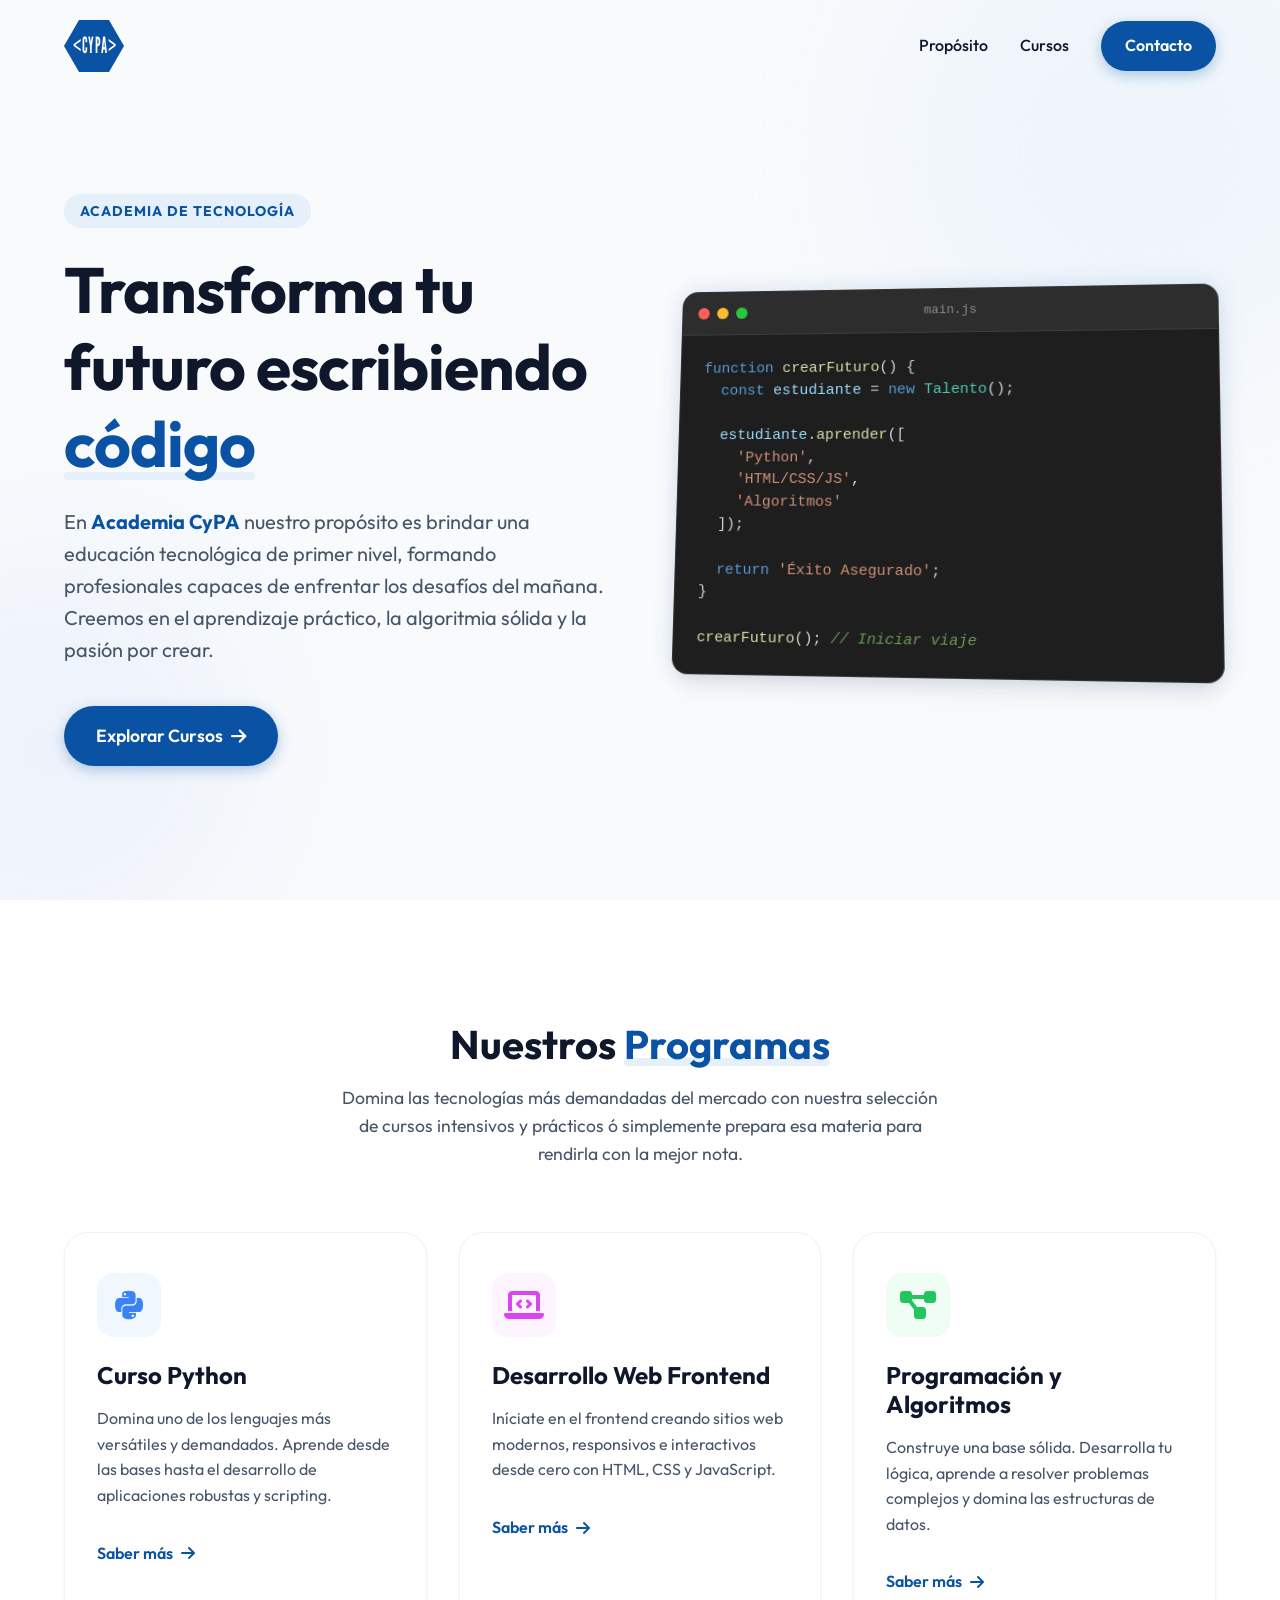
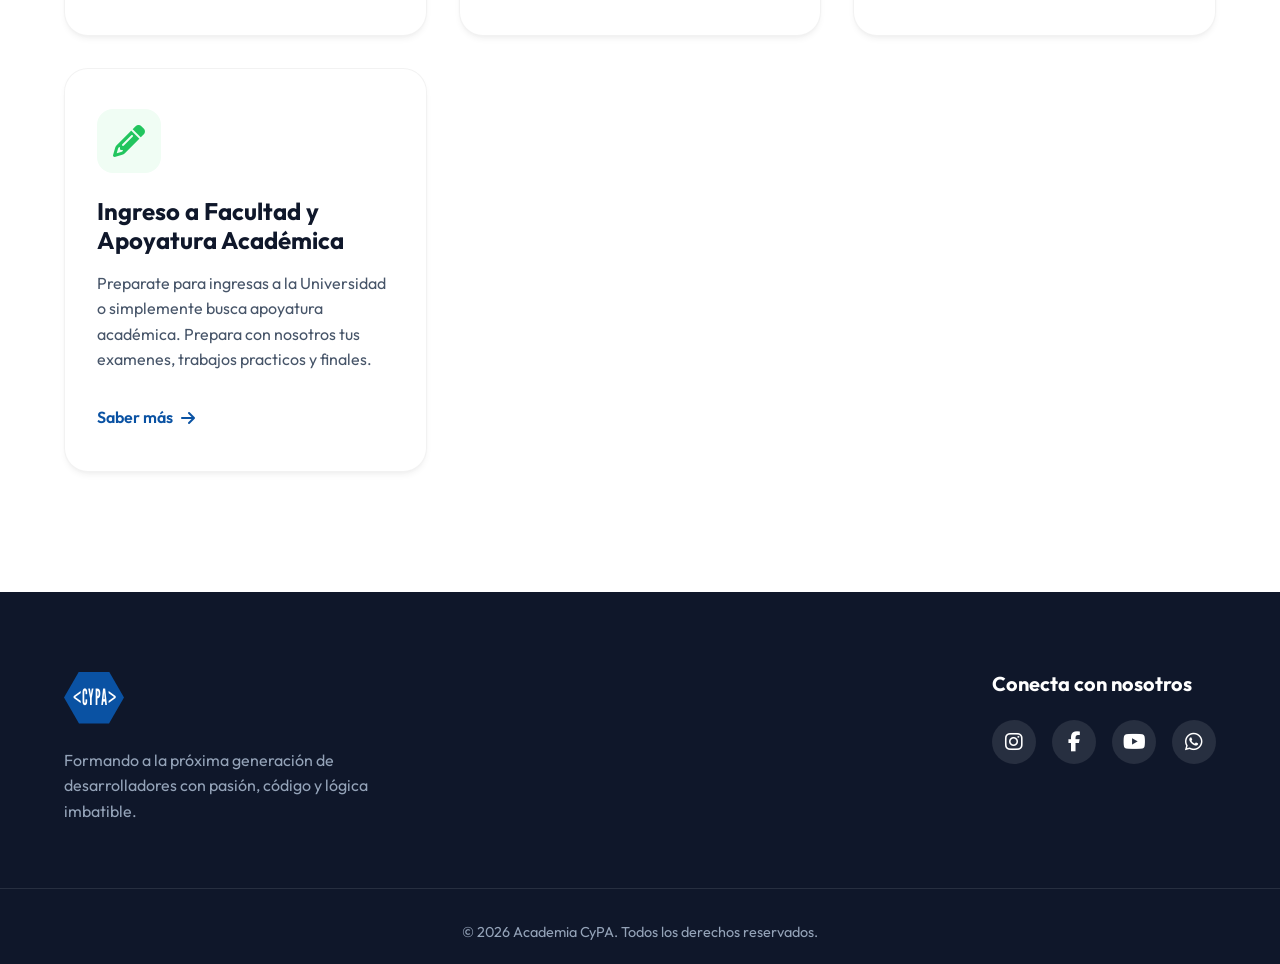
<file: index.html>
<!DOCTYPE html>
<html lang="es">
<head>
    <meta charset="UTF-8">
    <meta name="viewport" content="width=device-width, initial-scale=1.0">
    <title>Academia CyPA | Aprende a Programar</title>
    <meta name="description" content="Academia CyPA: Cursos de Python, Desarrollo Web, Programación y Algoritmos para impulsar tu futuro en tecnología.">
    <link rel="preconnect" href="https://fonts.googleapis.com">
    <link rel="preconnect" href="https://fonts.gstatic.com" crossorigin>
    <link href="https://fonts.googleapis.com/css2?family=League+Gothic&family=Outfit:wght@300;400;500;600;700;800&display=swap" rel="stylesheet">
    <link rel="stylesheet" href="https://cdnjs.cloudflare.com/ajax/libs/font-awesome/6.4.0/css/all.min.css">
    <link rel="stylesheet" href="styles.css">
    <link rel="shortcut icon" href="media/favicon.ico"/>
</head>
<body>
    <!-- Navbar -->
    <header class="navbar" id="navbar">
        <div class="container nav-content">
            <a href="#" class="logo">
                <div class="logo-hexagon small">
                    <span>&lt;CYPA&gt;</span>
                </div>
            </a>
            <nav class="nav-links" id="navLinks">
                <a href="#proposito">Propósito</a>
                <a href="#cursos">Cursos</a>
                <a href="#contacto" class="btn btn-primary">Contacto</a>
            </nav>
            <button class="mobile-menu-btn" id="mobileMenuBtn" aria-label="Abrir menú">
                <i class="fas fa-bars"></i>
            </button>
        </div>
    </header>

    <!-- Hero / Propósito Section -->
    <section id="proposito" class="hero">
        <div class="hero-bg-shapes">
            <div class="shape shape-1"></div>
            <div class="shape shape-2"></div>
        </div>
        <div class="container hero-content">
            <div class="hero-text">
                <div class="badge fade-in-up">Academia de Tecnología</div>
                <h1 class="fade-in-up delay-1">Transforma tu futuro escribiendo <span class="highlight">código</span></h1>
                <p class="fade-in-up delay-2">En <strong class="brand-text">Academia CyPA</strong> nuestro propósito es brindar una educación tecnológica de primer nivel, formando profesionales capaces de enfrentar los desafíos del mañana. Creemos en el aprendizaje práctico, la algoritmia sólida y la pasión por crear.</p>
                <div class="hero-actions fade-in-up delay-3">
                    <a href="#cursos" class="btn btn-primary btn-lg">Explorar Cursos <i class="fas fa-arrow-right"></i></a>
                </div>
            </div>
            <div class="hero-visual fade-in delay-2">
                <div class="code-window">
                    <div class="window-header">
                        <span class="dot red"></span>
                        <span class="dot yellow"></span>
                        <span class="dot green"></span>
                        <span class="window-title">main.js</span>
                    </div>
                    <div class="window-body">
<pre><code><span class="keyword">function</span> <span class="method">crearFuturo</span>() {
  <span class="keyword">const</span> <span class="variable">estudiante</span> = <span class="keyword">new</span> <span class="class">Talento</span>();

  <span class="variable">estudiante</span>.<span class="method">aprender</span>([
    <span class="string">'Python'</span>, 
    <span class="string">'HTML/CSS/JS'</span>, 
    <span class="string">'Algoritmos'</span>
  ]);

  <span class="keyword">return</span> <span class="string">'Éxito Asegurado'</span>;
}

<span class="method">crearFuturo</span>(); <span class="comment">// Iniciar viaje</span></code></pre>
                    </div>
                </div>
            </div>
        </div>
    </section>

    <!-- Cursos Section -->
    <section id="cursos" class="seccion-cursos">
        <div class="container">
            <div class="section-header fade-in-up">
                <h2>Nuestros <span class="highlight">Programas</span></h2>
                <p>Domina las tecnologías más demandadas del mercado con nuestra selección de cursos intensivos y prácticos ó simplemente prepara esa materia para rendirla con la mejor nota.</p>
            </div>
            
            <div class="cards-grid">
                <!-- Card 1: Python -->
                <article class="curso-card fade-in-up delay-1">
                    <div class="card-icon python-icon">
                        <i class="fab fa-python"></i>
                    </div>
                    <div class="card-content">
                        <h3>Curso Python</h3>
                        <p>Domina uno de los lenguajes más versátiles y demandados. Aprende desde las bases hasta el desarrollo de aplicaciones robustas y scripting.</p>
                        <a href="curso-python.html" class="card-link">Saber más <i class="fas fa-arrow-right"></i></a>
                    </div>
                    <div class="card-glow"></div>
                </article>

                <!-- Card 2: Web Dev -->
                <article class="curso-card fade-in-up delay-2">
                    <div class="card-icon web-icon">
                        <i class="fas fa-laptop-code"></i>
                    </div>
                    <div class="card-content">
                        <h3>Desarrollo Web Frontend</h3>
                        <p>Iníciate en el frontend creando sitios web modernos, responsivos e interactivos desde cero con HTML, CSS y JavaScript.</p>
                        <a href="curso-web.html" class="card-link">Saber más <i class="fas fa-arrow-right"></i></a>
                    </div>
                    <div class="card-glow"></div>
                </article>

                <!-- Card 3: Algoritmos -->
                <article class="curso-card fade-in-up delay-3">
                    <div class="card-icon algo-icon">
                        <i class="fas fa-project-diagram"></i>
                    </div>
                    <div class="card-content">
                        <h3>Programación y Algoritmos</h3>
                        <p>Construye una base sólida. Desarrolla tu lógica, aprende a resolver problemas complejos y domina las estructuras de datos.</p>
                        <a href="curso-algoritmos.html" class="card-link">Saber más <i class="fas fa-arrow-right"></i></a>
                    </div>
                    <div class="card-glow"></div>
                </article>
                <!-- Card 4: Ingresos -->
                <article class="curso-card fade-in-up delay-3">
                    <div class="card-icon algo-icon">
                        <i class="fas fa-pencil"></i>
                    </div>
                    <div class="card-content">
                        <h3>Ingreso a Facultad y Apoyatura Académica</h3>
                        <p>Preparate para ingresas a la Universidad o simplemente busca apoyatura académica. Prepara con nosotros tus examenes, trabajos practicos y finales.</p>
                        <a href="curso-ingresos.html" class="card-link">Saber más <i class="fas fa-arrow-right"></i></a>
                    </div>
                    <div class="card-glow"></div>
                </article>
            </div>
        </div>
    </section>

    <!-- Footer -->
    <footer id="contacto" class="footer">
        <div class="container footer-content">
            <div class="footer-brand">
                <div class="logo-hexagon small">
                    <span>&lt;CYPA&gt;</span>
                </div>
                <p>Formando a la próxima generación de desarrolladores con pasión, código y lógica imbatible.</p>
            </div>
            
            <div class="footer-socials">
                <h4>Conecta con nosotros</h4>
                <div class="social-links">
                    <a href="https://www.instagram.com/grupocypa/" class="social-btn" aria-label="Instagram"><i class="fab fa-instagram"></i></a>
                    <a href="https://www.facebook.com/academiacypa" class="social-btn" aria-label="Facebook"><i class="fab fa-facebook-f"></i></a>
                    <a href="https://www.youtube.com/@academiacypa" class="social-btn" aria-label="YouTube"><i class="fab fa-youtube"></i></a>
                    <a href="https://wa.me/5493412843915?text=Hola!%20Quiero%20conocer%20mas%20sobre%20horarios,%20cursos%20y%20clases." class="social-btn" aria-label="WhatsApp"><i class="fab fa-whatsapp"></i></a>
                </div>
            </div>
        </div>
        <div class="footer-bottom">
            <p>&copy; 2026 Academia CyPA. Todos los derechos reservados.</p>
        </div>
    </footer>

    <script src="script.js"></script>
</body>
</html>
</file>
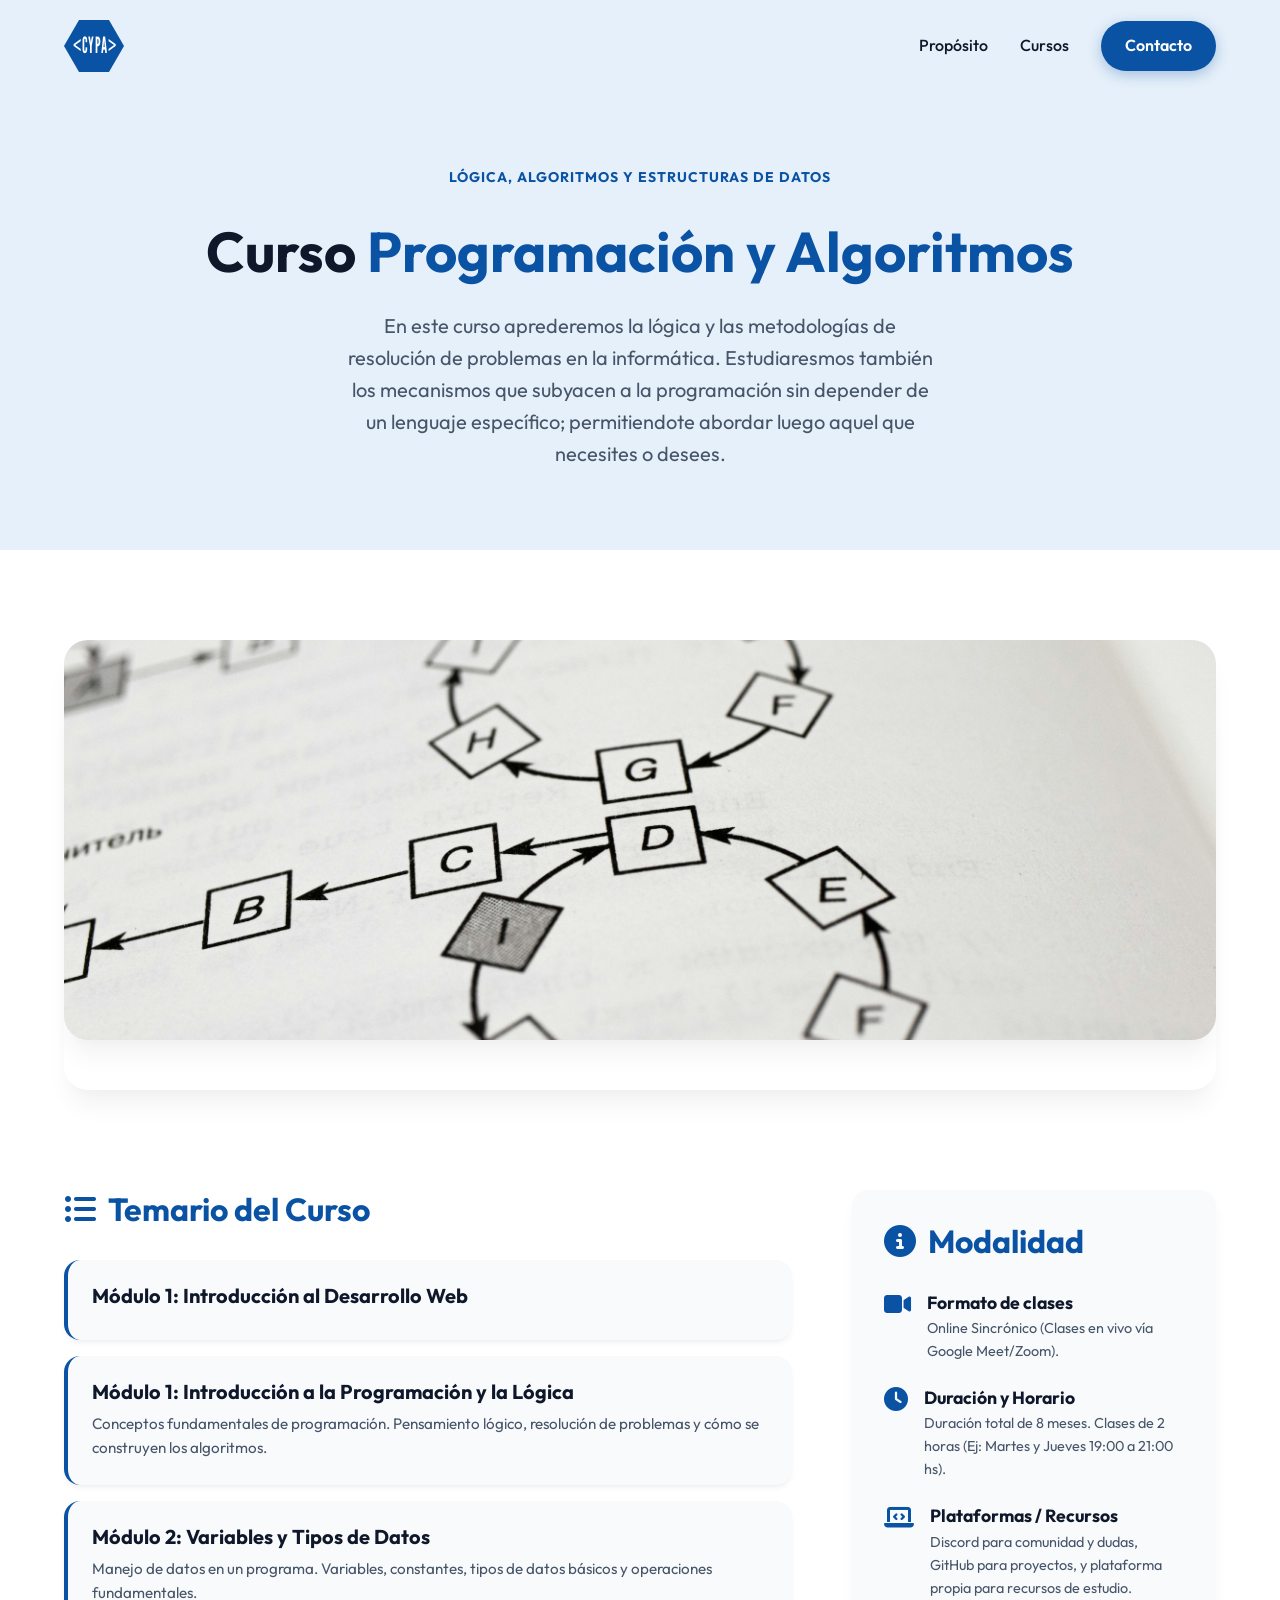
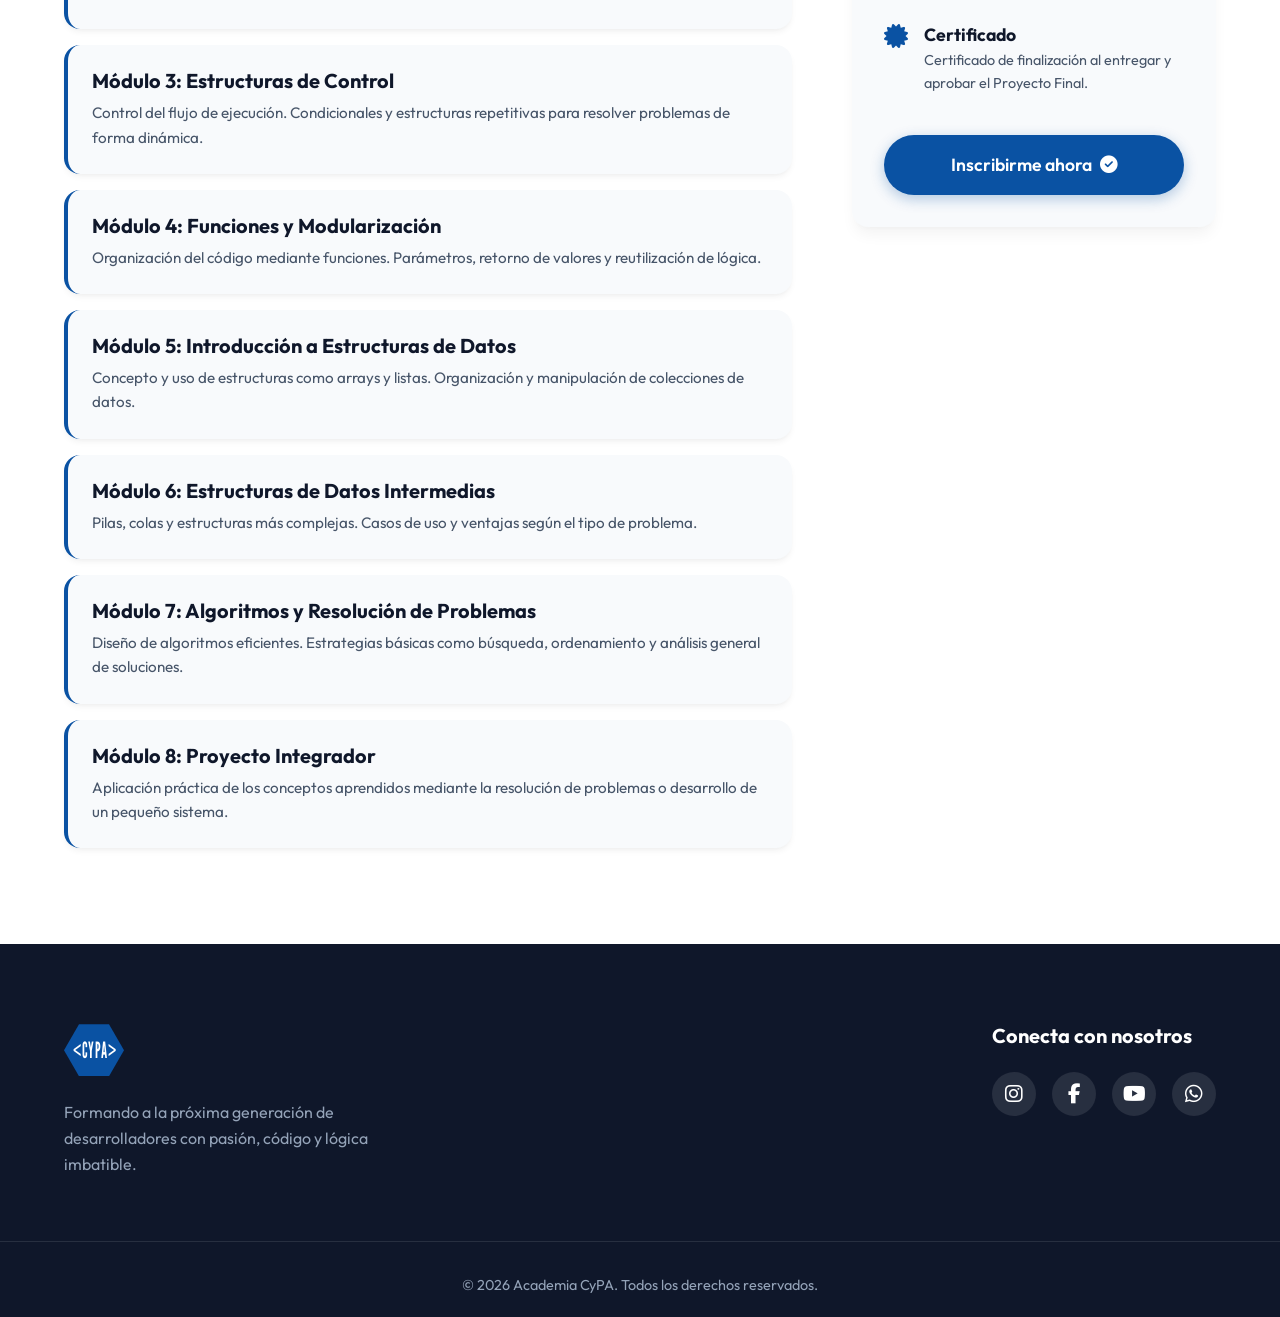
<file: curso-algoritmos.html>
<!DOCTYPE html>
<html lang="es">
<head>
    <meta charset="UTF-8">
    <meta name="viewport" content="width=device-width, initial-scale=1.0">
    <title>Curso Algoritmos | Academia CyPA</title>
    <meta name="description" content="Curso completo de Python en Academia CyPA. Aprende desde las bases hasta aplicaciones avanzadas.">
    <link rel="preconnect" href="https://fonts.googleapis.com">
    <link rel="preconnect" href="https://fonts.gstatic.com" crossorigin>
    <link href="https://fonts.googleapis.com/css2?family=League+Gothic&family=Outfit:wght@300;400;500;600;700;800&display=swap" rel="stylesheet">
    <link rel="stylesheet" href="https://cdnjs.cloudflare.com/ajax/libs/font-awesome/6.4.0/css/all.min.css">
    <link rel="stylesheet" href="styles.css">
    <link rel="shortcut icon" href="media/favicon.ico"/>
    <style>
        /* Estilos específicos para la página de curso */
        .curso-header {
            padding: 160px 0 80px;
            background-color: var(--cypa-blue-light);
            text-align: center;
        }
        
        .curso-header h1 {
            font-size: 3.5rem;
            margin-bottom: 24px;
        }

        .curso-hero-image {
            width: 100%;
            height: 400px;
            object-fit: cover;
            border-radius: var(--radius-lg);
            margin-bottom: 100px;
            position: relative;
            z-index: 10;
            box-shadow: var(--shadow-lg);
            background-color: var(--surface-color); /* Fallback si no hay imagen */
            display: flex;
            align-items: center;
            justify-content: center;
        }

        /* Contenedor del placeholder de imagen */
        .placeholder-image {
            color: var(--cypa-blue);
            font-size: 4rem;
            opacity: 0.5;
            display: flex;
            flex-direction: column;
            align-items: center;
            gap: 16px;
        }
        .placeholder-image span {
            font-size: 1.2rem;
            font-weight: 500;
        }

        .curso-content {
            padding: 140px 0 80px;
            background-color: var(--surface-color);
        }

        .curso-grid {
            display: grid;
            grid-template-columns: 2fr 1fr;
            gap: 60px;
        }

        .temario-section h2, .modalidad-section h2 {
            font-size: 2rem;
            margin-bottom: 32px;
            color: var(--cypa-blue);
            display: flex;
            align-items: center;
            gap: 12px;
        }

        .temario-list {
            list-style: none;
        }

        .temario-item {
            background-color: var(--bg-color);
            border-radius: var(--radius-md);
            padding: 24px;
            margin-bottom: 16px;
            box-shadow: var(--shadow-sm);
            border-left: 4px solid var(--cypa-blue);
        }

        .temario-item h3 {
            font-size: 1.25rem;
            margin-bottom: 8px;
        }

        .temario-item p {
            color: var(--text-secondary);
            font-size: 0.95rem;
        }

        .modalidad-card {
            background-color: var(--bg-color);
            border-radius: var(--radius-md);
            padding: 32px;
            box-shadow: var(--shadow-md);
            position: sticky;
            top: 100px;
        }

        .info-row {
            display: flex;
            align-items: flex-start;
            gap: 16px;
            margin-bottom: 24px;
        }

        .info-icon {
            color: var(--cypa-blue);
            font-size: 1.5rem;
            width: 32px;
            text-align: center;
        }

        .info-text h4 {
            margin-bottom: 4px;
            font-size: 1.1rem;
        }

        .info-text p {
            color: var(--text-secondary);
            font-size: 0.9rem;
        }

        .enroll-btn {
            width: 100%;
            margin-top: 16px;
            font-size: 1.1rem;
            padding: 16px;
        }

        /* Responsive */
        @media (max-width: 968px) {
            .curso-grid {
                grid-template-columns: 1fr;
            }
            .curso-hero-image {
                height: 300px;
            }
        }
    </style>
</head>
<body>
    <!-- Navbar -->
    <header class="navbar" id="navbar">
        <div class="container nav-content">
            <a href="index.html" class="logo">
                <div class="logo-hexagon small">
                    <span>&lt;CYPA&gt;</span>
                </div>
            </a>
            <nav class="nav-links" id="navLinks">
                <a href="index.html#proposito">Propósito</a>
                <a href="index.html#cursos">Cursos</a>
                <a href="index.html#contacto" class="btn btn-primary">Contacto</a>
            </nav>
            <button class="mobile-menu-btn" id="mobileMenuBtn" aria-label="Abrir menú">
                <i class="fas fa-bars"></i>
            </button>
        </div>
    </header>

    <!-- Curso Header -->
    <section class="curso-header">
        <div class="container">
            <div class="badge fade-in-up">Lógica, algoritmos y Estructuras de Datos</div>
            <h1 class="fade-in-up delay-1">Curso <span class="highlight">Programación y Algoritmos</span></h1>
            <p class="fade-in-up delay-2" style="font-size: 1.25rem; color: var(--text-secondary); max-width: 600px; margin: 0 auto;">En este curso aprederemos la lógica y las metodologías de resolución de problemas en la informática. Estudiaresmos también los mecanismos que subyacen a la programación sin depender de un lenguaje específico; permitiendote abordar luego aquel que necesites o desees.</p>

        </div>
    </section>

    <!-- Content Section -->
    <section class="curso-content">
        <div class="container">
            <!-- Imagen Hero -->
            <!-- Cuando tengas tu imagen, reemplaza el div "placeholder-image" con tu etiqueta <img> -->
            <!-- Ejemplo: <img src="media/curso-python.jpg" alt="Curso de Python" class="curso-hero-image fade-in-up delay-3"> -->
            <div class="curso-hero-image fade-in-up delay-3">
                <!-- <div class="placeholder-image">
                    <i class="fab fa-python"></i>
                    <span>Imagen representativa del curso (media/curso-python.jpg)</span>
                </div> -->
                <img src="media/curso-algoritmos.jpg" alt="Curso de Python" class="curso-hero-image fade-in-up delay-3">
            </div>

            <div class="curso-grid">
                <!-- Temario -->
                <div class="temario-section fade-in-up">
                    <h2><i class="fas fa-list-ul"></i> Temario del Curso</h2>
                    <ul class="temario-list">
                        <li class="temario-item">
                            <h3>Módulo 1: Introducción al Desarrollo Web</h3>
                            <p></p>
                        </li>
                        <li class="temario-item">
                            <h3>Módulo 1: Introducción a la Programación y la Lógica</h3>
                            <p>Conceptos fundamentales de programación. Pensamiento lógico, resolución de problemas y cómo se construyen los algoritmos.</p>
                        </li>
                        <li class="temario-item">
                            <h3>Módulo 2: Variables y Tipos de Datos</h3>
                            <p>Manejo de datos en un programa. Variables, constantes, tipos de datos básicos y operaciones fundamentales.</p>
                        </li>
                        <li class="temario-item">
                            <h3>Módulo 3: Estructuras de Control</h3>
                            <p>Control del flujo de ejecución. Condicionales y estructuras repetitivas para resolver problemas de forma dinámica.</p>
                        </li>                                                                        
                        <li class="temario-item">
                            <h3>Módulo 4: Funciones y Modularización</h3>
                            <p>Organización del código mediante funciones. Parámetros, retorno de valores y reutilización de lógica.</p>
                        </li>
                        <li class="temario-item">
                            <h3>Módulo 5: Introducción a Estructuras de Datos</h3>
                            <p>Concepto y uso de estructuras como arrays y listas. Organización y manipulación de colecciones de datos.</p>
                        </li>
                        <li class="temario-item">
                            <h3>Módulo 6: Estructuras de Datos Intermedias</h3>
                            <p>Pilas, colas y estructuras más complejas. Casos de uso y ventajas según el tipo de problema.</p>
                        </li>
                        <li class="temario-item">
                            <h3>Módulo 7: Algoritmos y Resolución de Problemas</h3>
                            <p>Diseño de algoritmos eficientes. Estrategias básicas como búsqueda, ordenamiento y análisis general de soluciones.</p>
                        </li>   
                        <li class="temario-item">
                            <h3>Módulo 8: Proyecto Integrador</h3>
                            <p>Aplicación práctica de los conceptos aprendidos mediante la resolución de problemas o desarrollo de un pequeño sistema.</p>
                        </li>                                                                                                              
                    </ul>
                </div>

                <!-- Modalidad -->
                <div class="modalidad-section fade-in-up delay-2">
                    <div class="modalidad-card">
                        <h2><i class="fas fa-info-circle"></i> Modalidad</h2>
                        
                        <div class="info-row">
                            <i class="fas fa-video info-icon"></i>
                            <div class="info-text">
                                <h4>Formato de clases</h4>
                                <p>Online Sincrónico (Clases en vivo vía Google Meet/Zoom).</p>
                            </div>
                        </div>

                        <div class="info-row">
                            <i class="fas fa-clock info-icon"></i>
                            <div class="info-text">
                                <h4>Duración y Horario</h4>
                                <p>Duración total de 8 meses. Clases de 2 horas (Ej: Martes y Jueves 19:00 a 21:00 hs).</p>
                            </div>
                        </div>

                        <div class="info-row">
                            <i class="fas fa-laptop-code info-icon"></i>
                            <div class="info-text">
                                <h4>Plataformas / Recursos</h4>
                                <p>Discord para comunidad y dudas, GitHub para proyectos, y plataforma propia para recursos de estudio.</p>
                            </div>
                        </div>

                        <div class="info-row">
                            <i class="fas fa-certificate info-icon"></i>
                            <div class="info-text">
                                <h4>Certificado</h4>
                                <p>Certificado de finalización al entregar y aprobar el Proyecto Final.</p>
                            </div>
                        </div>

                        <a href="#contacto" class="btn btn-primary enroll-btn">Inscribirme ahora <i class="fas fa-check-circle"></i></a>
                    </div>
                </div>
            </div>
        </div>
    </section>

    <!-- Footer Start -->
    <footer id="contacto" class="footer" style="margin-top: 0;">
        <div class="container footer-content">
            <div class="footer-brand">
                <div class="logo-hexagon small">
                    <span>&lt;CYPA&gt;</span>
                </div>
                <p>Formando a la próxima generación de desarrolladores con pasión, código y lógica imbatible.</p>
            </div>
            
            <div class="footer-socials">
                <h4>Conecta con nosotros</h4>
                <div class="social-links">
                    <a href="https://www.instagram.com/grupocypa/" class="social-btn" aria-label="Instagram"><i class="fab fa-instagram"></i></a>
                    <a href="https://www.facebook.com/academiacypa" class="social-btn" aria-label="Facebook"><i class="fab fa-facebook-f"></i></a>
                    <a href="https://www.youtube.com/@academiacypa" class="social-btn" aria-label="YouTube"><i class="fab fa-youtube"></i></a>
                    <a href="https://wa.me/5493412843915?text=Hola!%20Quiero%20conocer%20mas%20sobre%20horarios,%20cursos%20y%20clases." class="social-btn" aria-label="WhatsApp"><i class="fab fa-whatsapp"></i></a>
                </div>
            </div>
        </div>
        <div class="footer-bottom">
            <p>&copy; 2026 Academia CyPA. Todos los derechos reservados.</p>
        </div>
    </footer>

    <script src="script.js"></script>
</body>
</html>
</file>
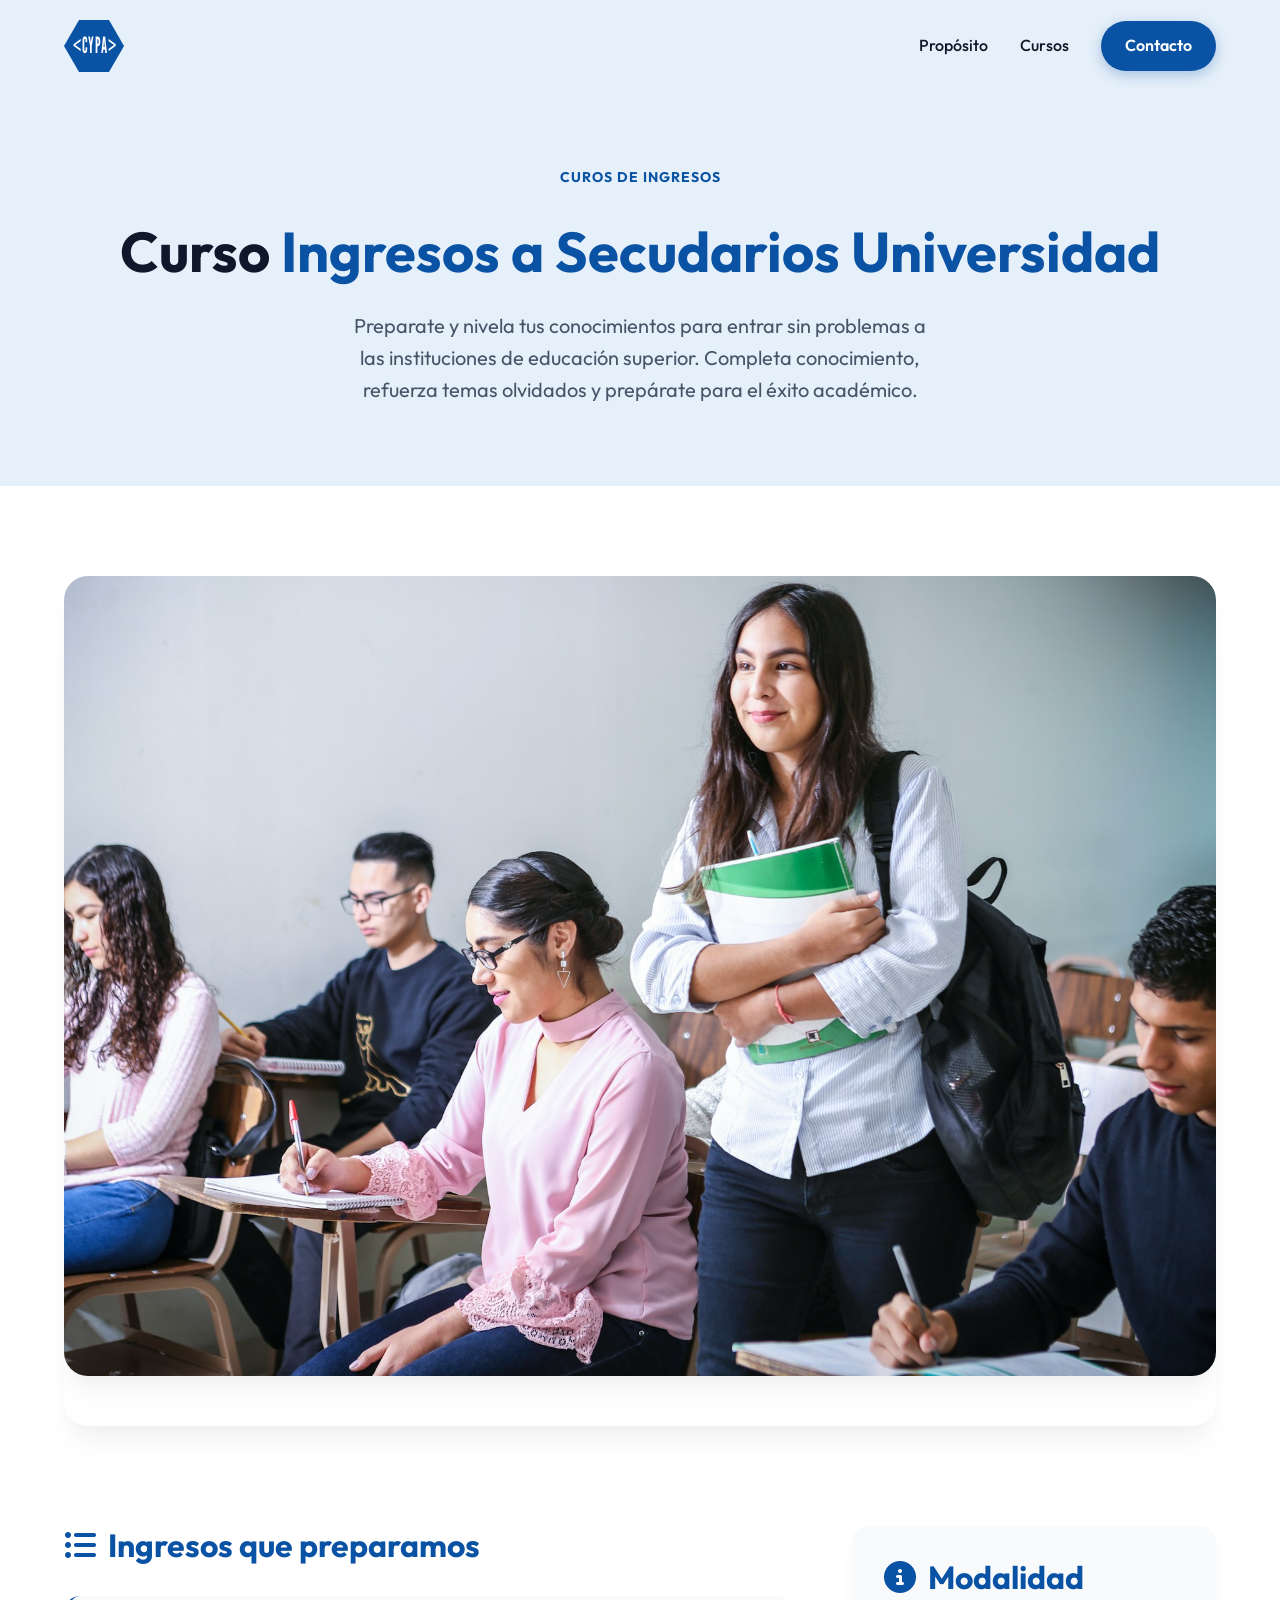
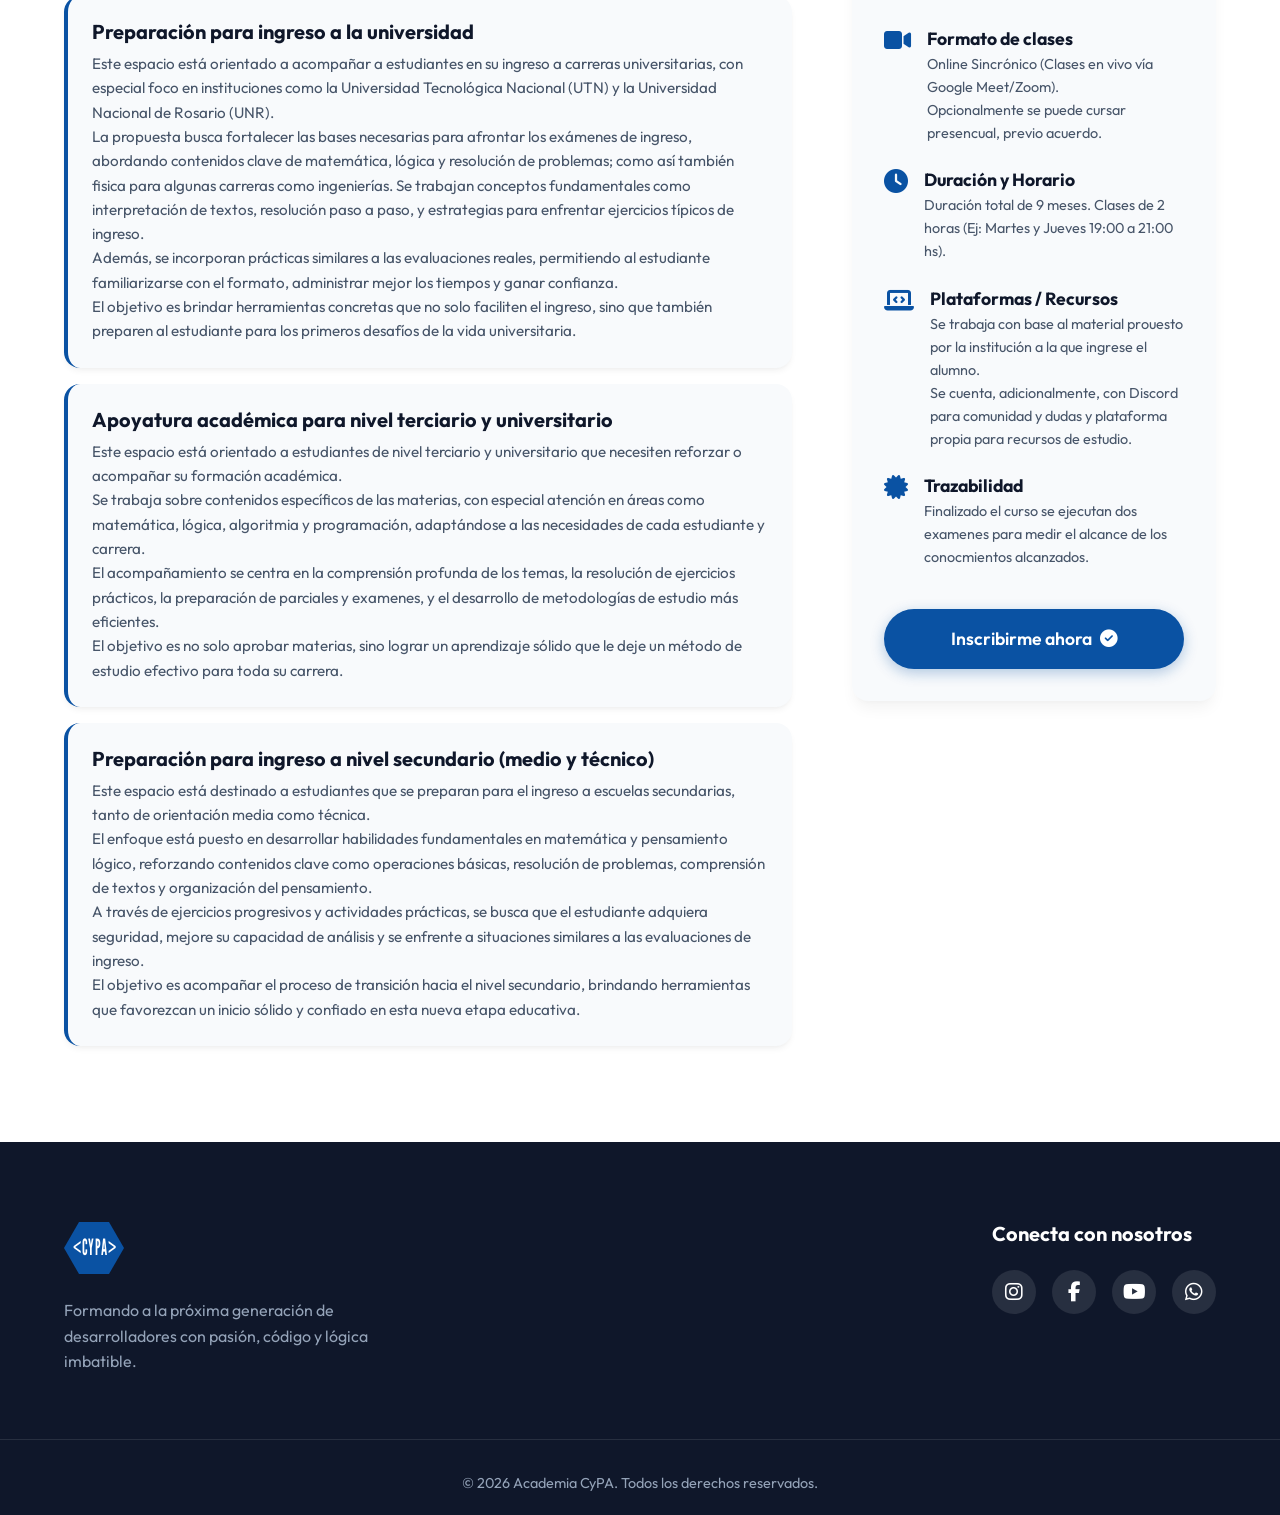
<file: curso-ingresos.html>
<!DOCTYPE html>
<html lang="es">
<head>
    <meta charset="UTF-8">
    <meta name="viewport" content="width=device-width, initial-scale=1.0">
    <title>Ingresos | Academia CyPA</title>
    <meta name="description" content="Curso completo de Python en Academia CyPA. Aprende desde las bases hasta aplicaciones avanzadas.">
    <link rel="preconnect" href="https://fonts.googleapis.com">
    <link rel="preconnect" href="https://fonts.gstatic.com" crossorigin>
    <link href="https://fonts.googleapis.com/css2?family=League+Gothic&family=Outfit:wght@300;400;500;600;700;800&display=swap" rel="stylesheet">
    <link rel="stylesheet" href="https://cdnjs.cloudflare.com/ajax/libs/font-awesome/6.4.0/css/all.min.css">
    <link rel="stylesheet" href="styles.css">
    <link rel="shortcut icon" href="media/favicon.ico"/>
    <style>
        /* Estilos específicos para la página de curso */
        .curso-header {
            padding: 160px 0 80px;
            background-color: var(--cypa-blue-light);
            text-align: center;
        }
        
        .curso-header h1 {
            font-size: 3.5rem;
            margin-bottom: 24px;
        }

        .curso-hero-image {
            width: 100%;
            height: 800px;
            object-fit: cover;
            border-radius: var(--radius-lg);
            margin-bottom: 100px;
            position: relative;
            z-index: 10;
            box-shadow: var(--shadow-lg);
            background-color: var(--surface-color); /* Fallback si no hay imagen */
            display: flex;
            align-items: center;
            justify-content: center;
        }

        /* Contenedor del placeholder de imagen */
        .placeholder-image {
            color: var(--cypa-blue);
            font-size: 4rem;
            opacity: 0.5;
            display: flex;
            flex-direction: column;
            align-items: center;
            gap: 16px;
        }
        .placeholder-image span {
            font-size: 1.2rem;
            font-weight: 500;
        }

        .curso-content {
            padding: 140px 0 80px;
            background-color: var(--surface-color);
        }

        .curso-grid {
            display: grid;
            grid-template-columns: 2fr 1fr;
            gap: 60px;
        }

        .temario-section h2, .modalidad-section h2 {
            font-size: 2rem;
            margin-bottom: 32px;
            color: var(--cypa-blue);
            display: flex;
            align-items: center;
            gap: 12px;
        }

        .temario-list {
            list-style: none;
        }

        .temario-item {
            background-color: var(--bg-color);
            border-radius: var(--radius-md);
            padding: 24px;
            margin-bottom: 16px;
            box-shadow: var(--shadow-sm);
            border-left: 4px solid var(--cypa-blue);
        }

        .temario-item h3 {
            font-size: 1.25rem;
            margin-bottom: 8px;
        }

        .temario-item p {
            color: var(--text-secondary);
            font-size: 0.95rem;
        }

        .modalidad-card {
            background-color: var(--bg-color);
            border-radius: var(--radius-md);
            padding: 32px;
            box-shadow: var(--shadow-md);
            position: sticky;
            top: 100px;
        }

        .info-row {
            display: flex;
            align-items: flex-start;
            gap: 16px;
            margin-bottom: 24px;
        }

        .info-icon {
            color: var(--cypa-blue);
            font-size: 1.5rem;
            width: 32px;
            text-align: center;
        }

        .info-text h4 {
            margin-bottom: 4px;
            font-size: 1.1rem;
        }

        .info-text p {
            color: var(--text-secondary);
            font-size: 0.9rem;
        }

        .enroll-btn {
            width: 100%;
            margin-top: 16px;
            font-size: 1.1rem;
            padding: 16px;
        }

        /* Responsive */
        @media (max-width: 968px) {
            .curso-grid {
                grid-template-columns: 1fr;
            }
            .curso-hero-image {
                height: 300px;
            }
        }
    </style>
</head>
<body>
    <!-- Navbar -->
    <header class="navbar" id="navbar">
        <div class="container nav-content">
            <a href="index.html" class="logo">
                <div class="logo-hexagon small">
                    <span>&lt;CYPA&gt;</span>
                </div>
            </a>
            <nav class="nav-links" id="navLinks">
                <a href="index.html#proposito">Propósito</a>
                <a href="index.html#cursos">Cursos</a>
                <a href="index.html#contacto" class="btn btn-primary">Contacto</a>
            </nav>
            <button class="mobile-menu-btn" id="mobileMenuBtn" aria-label="Abrir menú">
                <i class="fas fa-bars"></i>
            </button>
        </div>
    </header>

    <!-- Curso Header -->
    <section class="curso-header">
        <div class="container">
            <div class="badge fade-in-up">Curos de Ingresos</div>
            <h1 class="fade-in-up delay-1">Curso <span class="highlight">Ingresos a Secudarios Universidad</span></h1>
            <p class="fade-in-up delay-2" style="font-size: 1.25rem; color: var(--text-secondary); max-width: 600px; margin: 0 auto;">Preparate y nivela tus conocimientos para entrar sin problemas a las instituciones de educación superior. Completa conocimiento, refuerza temas olvidados y prepárate para el éxito académico.</p>

        </div>
    </section>

    <!-- Content Section -->
    <section class="curso-content">
        <div class="container">
            <!-- Imagen Hero -->
            <!-- Cuando tengas tu imagen, reemplaza el div "placeholder-image" con tu etiqueta <img> -->
            <!-- Ejemplo: <img src="media/curso-python.jpg" alt="Curso de Python" class="curso-hero-image fade-in-up delay-3"> -->
            <div class="curso-hero-image fade-in-up delay-3">
                <!-- <div class="placeholder-image">
                    <i class="fab fa-python"></i>
                    <span>Imagen representativa del curso (media/curso-python.jpg)</span>
                </div> -->
                <img src="media/curso-ingreso.jpg" alt="Curso de Python" class="curso-hero-image fade-in-up delay-3">
            </div>

            <div class="curso-grid">
                <!-- Temario -->
                <div class="temario-section fade-in-up">
                    <h2><i class="fas fa-list-ul"></i> Ingresos que preparamos</h2>
                    <ul class="temario-list">
                        <li class="temario-item">
                            <h3>Preparación para ingreso a la universidad</h3>
                            <p>Este espacio está orientado a acompañar a estudiantes en su ingreso a carreras universitarias, con especial foco en instituciones como la Universidad Tecnológica Nacional (UTN) y la Universidad Nacional de Rosario (UNR).</p>
                            <p>La propuesta busca fortalecer las bases necesarias para afrontar los exámenes de ingreso, abordando contenidos clave de matemática, lógica y resolución de problemas; como así también fisica para algunas carreras como ingenierías. Se trabajan conceptos fundamentales como interpretación de textos, resolución paso a paso, y estrategias para enfrentar ejercicios típicos de ingreso.</p>
                            <p>Además, se incorporan prácticas similares a las evaluaciones reales, permitiendo al estudiante familiarizarse con el formato, administrar mejor los tiempos y ganar confianza.</p>
                            <p>El objetivo es brindar herramientas concretas que no solo faciliten el ingreso, sino que también preparen al estudiante para los primeros desafíos de la vida universitaria.</p>   
                        </li>   
                        <li class="temario-item">
                            <h3>Apoyatura académica para nivel terciario y universitario</h3>
                            <p>Este espacio está orientado a estudiantes de nivel terciario y universitario que necesiten reforzar o acompañar su formación académica.</p>
                            <p>Se trabaja sobre contenidos específicos de las materias, con especial atención en áreas como matemática, lógica, algoritmia y programación, adaptándose a las necesidades de cada estudiante y carrera.</p>
                            <p>El acompañamiento se centra en la comprensión profunda de los temas, la resolución de ejercicios prácticos, la preparación de parciales y examenes, y el desarrollo de metodologías de estudio más eficientes.</p>
                            <p>El objetivo es no solo aprobar materias, sino lograr un aprendizaje sólido que le deje un método de estudio efectivo para toda su carrera.</p>
                        </li>  
                        <li class="temario-item">
                            <h3>Preparación para ingreso a nivel secundario (medio y técnico)</h3>
                            <p>Este espacio está destinado a estudiantes que se preparan para el ingreso a escuelas secundarias, tanto de orientación media como técnica.</p>
                            <p>El enfoque está puesto en desarrollar habilidades fundamentales en matemática y pensamiento lógico, reforzando contenidos clave como operaciones básicas, resolución de problemas, comprensión de textos y organización del pensamiento.</p>
                            <p>A través de ejercicios progresivos y actividades prácticas, se busca que el estudiante adquiera seguridad, mejore su capacidad de análisis y se enfrente a situaciones similares a las evaluaciones de ingreso.</p>
                            <p>El objetivo es acompañar el proceso de transición hacia el nivel secundario, brindando herramientas que favorezcan un inicio sólido y confiado en esta nueva etapa educativa.</p>
                        </li>                                                                                           
                    </ul>
                </div>

                <!-- Modalidad -->
                <div class="modalidad-section fade-in-up delay-2">
                    <div class="modalidad-card">
                        <h2><i class="fas fa-info-circle"></i> Modalidad</h2>
                        
                        <div class="info-row">
                            <i class="fas fa-video info-icon"></i>
                            <div class="info-text">
                                <h4>Formato de clases</h4>
                                <p>Online Sincrónico (Clases en vivo vía Google Meet/Zoom).</p>
                                <p>Opcionalmente se puede cursar presencual, previo acuerdo.</p>
                            </div>
                        </div>

                        <div class="info-row">
                            <i class="fas fa-clock info-icon"></i>
                            <div class="info-text">
                                <h4>Duración y Horario</h4>
                                <p>Duración total de 9 meses. Clases de 2 horas (Ej: Martes y Jueves 19:00 a 21:00 hs).</p>
                            </div>
                        </div>

                        <div class="info-row">
                            <i class="fas fa-laptop-code info-icon"></i>
                            <div class="info-text">
                                <h4>Plataformas / Recursos</h4>
                                <p>Se trabaja con base al material prouesto por la institución a la que ingrese el alumno.</p>
                                <p>Se cuenta, adicionalmente, con Discord para comunidad y dudas y plataforma propia para recursos de estudio.</p>
                            </div>
                        </div>

                        <div class="info-row">
                            <i class="fas fa-certificate info-icon"></i>
                            <div class="info-text">
                                <h4>Trazabilidad</h4>
                                <p>Finalizado el curso se ejecutan dos examenes para medir el alcance de los conocmientos alcanzados.</p>
                            </div>
                        </div>

                        <a href="#contacto" class="btn btn-primary enroll-btn">Inscribirme ahora <i class="fas fa-check-circle"></i></a>
                    </div>
                </div>
            </div>
        </div>
    </section>

    <!-- Footer Start -->
    <footer id="contacto" class="footer" style="margin-top: 0;">
        <div class="container footer-content">
            <div class="footer-brand">
                <div class="logo-hexagon small">
                    <span>&lt;CYPA&gt;</span>
                </div>
                <p>Formando a la próxima generación de desarrolladores con pasión, código y lógica imbatible.</p>
            </div>
            
            <div class="footer-socials">
                <h4>Conecta con nosotros</h4>
                <div class="social-links">
                    <a href="https://www.instagram.com/grupocypa/" class="social-btn" aria-label="Instagram"><i class="fab fa-instagram"></i></a>
                    <a href="https://www.facebook.com/academiacypa" class="social-btn" aria-label="Facebook"><i class="fab fa-facebook-f"></i></a>
                    <a href="https://www.youtube.com/@academiacypa" class="social-btn" aria-label="YouTube"><i class="fab fa-youtube"></i></a>
                    <a href="https://wa.me/5493412843915?text=Hola!%20Quiero%20conocer%20mas%20sobre%20horarios,%20cursos%20y%20clases." class="social-btn" aria-label="WhatsApp"><i class="fab fa-whatsapp"></i></a>

                </div>
            </div>
        </div>
        <div class="footer-bottom">
            <p>&copy; 2026 Academia CyPA. Todos los derechos reservados.</p>
        </div>
    </footer>

    <script src="script.js"></script>
</body>
</html>
</file>
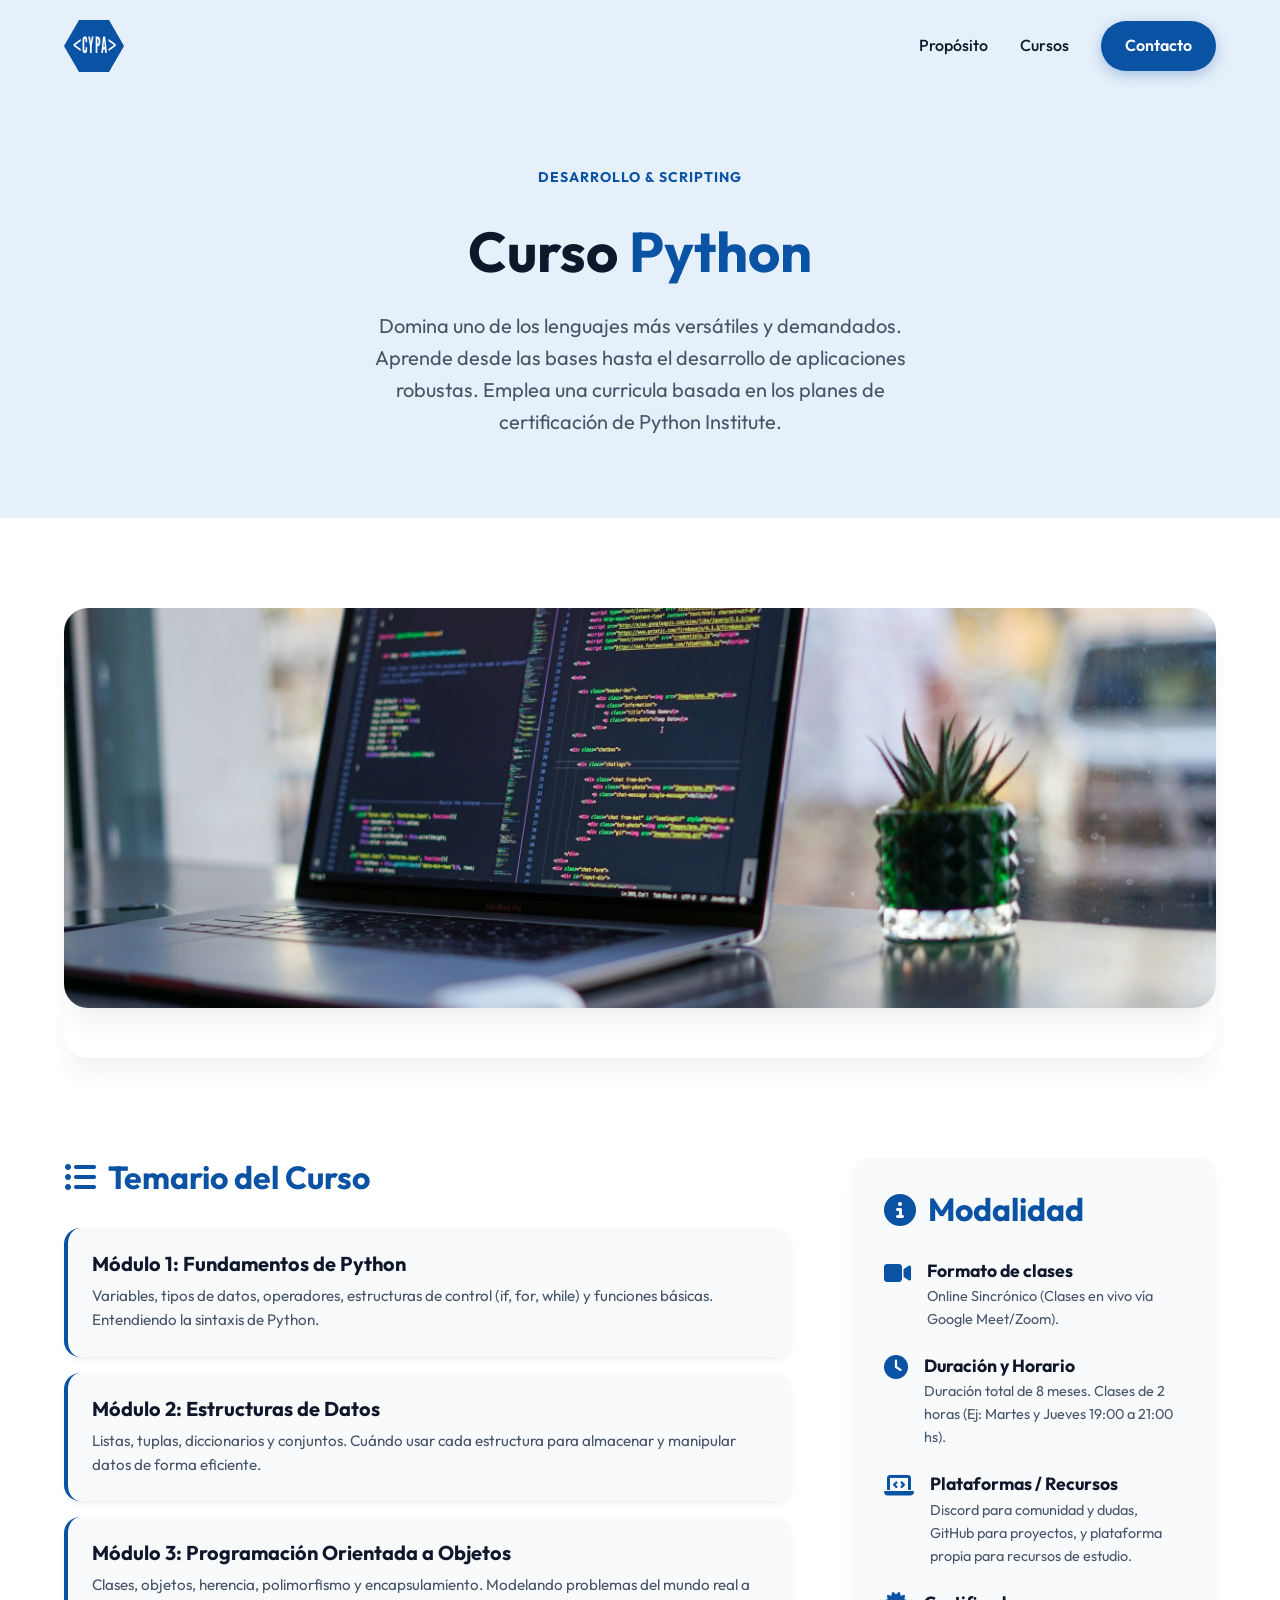
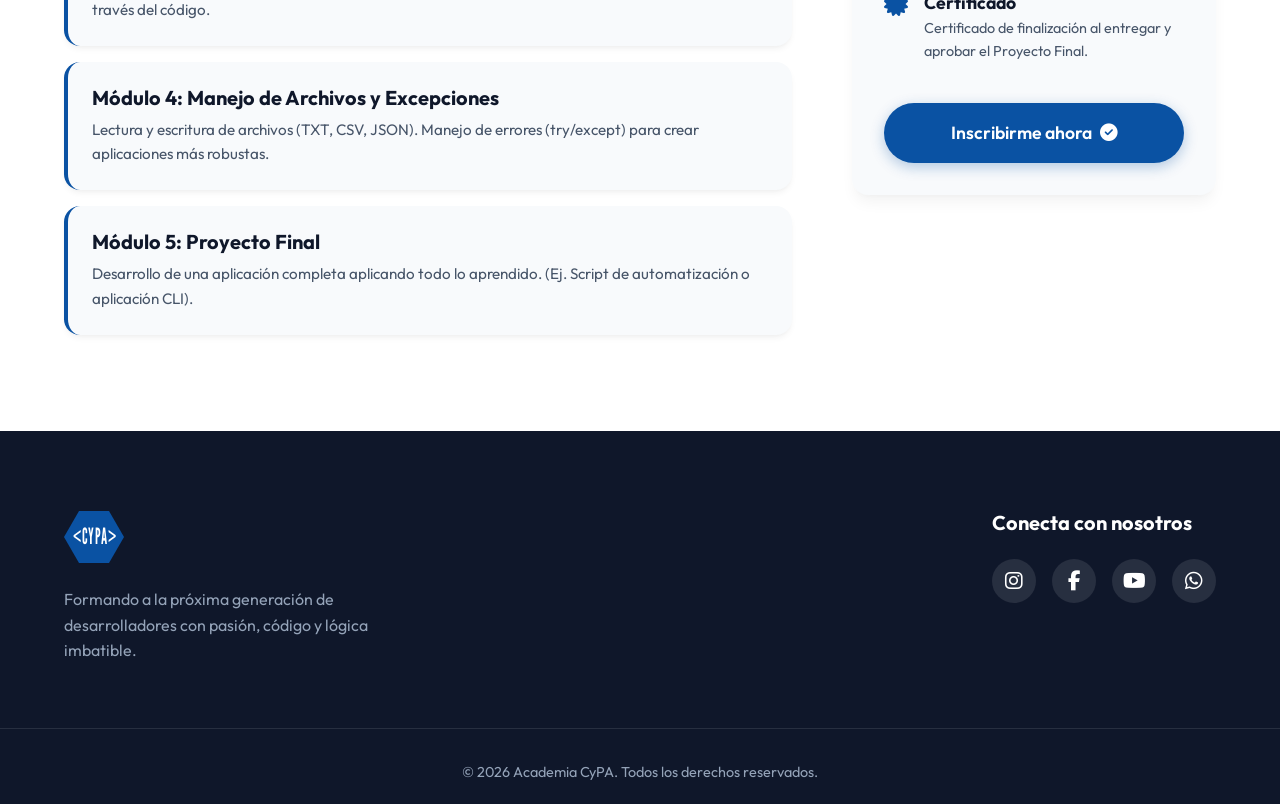
<file: curso-python.html>
<!DOCTYPE html>
<html lang="es">
<head>
    <meta charset="UTF-8">
    <meta name="viewport" content="width=device-width, initial-scale=1.0">
    <title>Curso Python | Academia CyPA</title>
    <meta name="description" content="Curso completo de Python en Academia CyPA. Aprende desde las bases hasta aplicaciones avanzadas.">
    <link rel="preconnect" href="https://fonts.googleapis.com">
    <link rel="preconnect" href="https://fonts.gstatic.com" crossorigin>
    <link href="https://fonts.googleapis.com/css2?family=League+Gothic&family=Outfit:wght@300;400;500;600;700;800&display=swap" rel="stylesheet">
    <link rel="stylesheet" href="https://cdnjs.cloudflare.com/ajax/libs/font-awesome/6.4.0/css/all.min.css">
    <link rel="stylesheet" href="styles.css">
    <link rel="shortcut icon" href="media/favicon.ico"/>
    <style>
        /* Estilos específicos para la página de curso */
        .curso-header {
            padding: 160px 0 80px;
            background-color: var(--cypa-blue-light);
            text-align: center;
        }
        
        .curso-header h1 {
            font-size: 3.5rem;
            margin-bottom: 24px;
        }

        .curso-hero-image {
            width: 100%;
            height: 400px;
            object-fit: cover;
            border-radius: var(--radius-lg);
            margin-bottom: 100px;
            position: relative;
            z-index: 10;
            box-shadow: var(--shadow-lg);
            background-color: var(--surface-color); /* Fallback si no hay imagen */
            display: flex;
            align-items: center;
            justify-content: center;
        }

        /* Contenedor del placeholder de imagen */
        .placeholder-image {
            color: var(--cypa-blue);
            font-size: 4rem;
            opacity: 0.5;
            display: flex;
            flex-direction: column;
            align-items: center;
            gap: 16px;
        }
        .placeholder-image span {
            font-size: 1.2rem;
            font-weight: 500;
        }

        .curso-content {
            padding: 140px 0 80px;
            background-color: var(--surface-color);
        }

        .curso-grid {
            display: grid;
            grid-template-columns: 2fr 1fr;
            gap: 60px;
        }

        .temario-section h2, .modalidad-section h2 {
            font-size: 2rem;
            margin-bottom: 32px;
            color: var(--cypa-blue);
            display: flex;
            align-items: center;
            gap: 12px;
        }

        .temario-list {
            list-style: none;
        }

        .temario-item {
            background-color: var(--bg-color);
            border-radius: var(--radius-md);
            padding: 24px;
            margin-bottom: 16px;
            box-shadow: var(--shadow-sm);
            border-left: 4px solid var(--cypa-blue);
        }

        .temario-item h3 {
            font-size: 1.25rem;
            margin-bottom: 8px;
        }

        .temario-item p {
            color: var(--text-secondary);
            font-size: 0.95rem;
        }

        .modalidad-card {
            background-color: var(--bg-color);
            border-radius: var(--radius-md);
            padding: 32px;
            box-shadow: var(--shadow-md);
            position: sticky;
            top: 100px;
        }

        .info-row {
            display: flex;
            align-items: flex-start;
            gap: 16px;
            margin-bottom: 24px;
        }

        .info-icon {
            color: var(--cypa-blue);
            font-size: 1.5rem;
            width: 32px;
            text-align: center;
        }

        .info-text h4 {
            margin-bottom: 4px;
            font-size: 1.1rem;
        }

        .info-text p {
            color: var(--text-secondary);
            font-size: 0.9rem;
        }

        .enroll-btn {
            width: 100%;
            margin-top: 16px;
            font-size: 1.1rem;
            padding: 16px;
        }

        /* Responsive */
        @media (max-width: 968px) {
            .curso-grid {
                grid-template-columns: 1fr;
            }
            .curso-hero-image {
                height: 300px;
            }
        }
    </style>
</head>
<body>
    <!-- Navbar -->
    <header class="navbar" id="navbar">
        <div class="container nav-content">
            <a href="index.html" class="logo">
                <div class="logo-hexagon small">
                    <span>&lt;CYPA&gt;</span>
                </div>
            </a>
            <nav class="nav-links" id="navLinks">
                <a href="index.html#proposito">Propósito</a>
                <a href="index.html#cursos">Cursos</a>
                <a href="index.html#contacto" class="btn btn-primary">Contacto</a>
            </nav>
            <button class="mobile-menu-btn" id="mobileMenuBtn" aria-label="Abrir menú">
                <i class="fas fa-bars"></i>
            </button>
        </div>
    </header>

    <!-- Curso Header -->
    <section class="curso-header">
        <div class="container">
            <div class="badge fade-in-up">Desarrollo & Scripting</div>
            <h1 class="fade-in-up delay-1">Curso <span class="highlight">Python</span></h1>
            <p class="fade-in-up delay-2" style="font-size: 1.25rem; color: var(--text-secondary); max-width: 600px; margin: 0 auto;">Domina uno de los lenguajes más versátiles y demandados. Aprende desde las bases hasta el desarrollo de aplicaciones robustas. Emplea una curricula basada en los planes de certificación de Python Institute.</p>
        </div>
    </section>

    <!-- Content Section -->
    <section class="curso-content">
        <div class="container">
            <!-- Imagen Hero -->
            <!-- Cuando tengas tu imagen, reemplaza el div "placeholder-image" con tu etiqueta <img> -->
            <!-- Ejemplo: <img src="media/curso-python.jpg" alt="Curso de Python" class="curso-hero-image fade-in-up delay-3"> -->
            <div class="curso-hero-image fade-in-up delay-3">
                <!-- <div class="placeholder-image">
                    <i class="fab fa-python"></i>
                    <span>Imagen representativa del curso (media/curso-python.jpg)</span>
                </div> -->
                <img src="media/curso-python.jpg" alt="Curso de Python" class="curso-hero-image fade-in-up delay-3">
            </div>

            <div class="curso-grid">
                <!-- Temario -->
                <div class="temario-section fade-in-up">
                    <h2><i class="fas fa-list-ul"></i> Temario del Curso</h2>
                    <ul class="temario-list">
                        <li class="temario-item">
                            <h3>Módulo 1: Fundamentos de Python</h3>
                            <p>Variables, tipos de datos, operadores, estructuras de control (if, for, while) y funciones básicas. Entendiendo la sintaxis de Python.</p>
                        </li>
                        <li class="temario-item">
                            <h3>Módulo 2: Estructuras de Datos</h3>
                            <p>Listas, tuplas, diccionarios y conjuntos. Cuándo usar cada estructura para almacenar y manipular datos de forma eficiente.</p>
                        </li>
                        <li class="temario-item">
                            <h3>Módulo 3: Programación Orientada a Objetos</h3>
                            <p>Clases, objetos, herencia, polimorfismo y encapsulamiento. Modelando problemas del mundo real a través del código.</p>
                        </li>
                        <li class="temario-item">
                            <h3>Módulo 4: Manejo de Archivos y Excepciones</h3>
                            <p>Lectura y escritura de archivos (TXT, CSV, JSON). Manejo de errores (try/except) para crear aplicaciones más robustas.</p>
                        </li>
                        <li class="temario-item">
                            <h3>Módulo 5: Proyecto Final</h3>
                            <p>Desarrollo de una aplicación completa aplicando todo lo aprendido. (Ej. Script de automatización o aplicación CLI).</p>
                        </li>
                    </ul>
                </div>

                <!-- Modalidad -->
                <div class="modalidad-section fade-in-up delay-2">
                    <div class="modalidad-card">
                        <h2><i class="fas fa-info-circle"></i> Modalidad</h2>
                        
                        <div class="info-row">
                            <i class="fas fa-video info-icon"></i>
                            <div class="info-text">
                                <h4>Formato de clases</h4>
                                <p>Online Sincrónico (Clases en vivo vía Google Meet/Zoom).</p>
                            </div>
                        </div>

                        <div class="info-row">
                            <i class="fas fa-clock info-icon"></i>
                            <div class="info-text">
                                <h4>Duración y Horario</h4>
                                <p>Duración total de 8 meses. Clases de 2 horas (Ej: Martes y Jueves 19:00 a 21:00 hs).</p>
                            </div>
                        </div>

                        <div class="info-row">
                            <i class="fas fa-laptop-code info-icon"></i>
                            <div class="info-text">
                                <h4>Plataformas / Recursos</h4>
                                <p>Discord para comunidad y dudas, GitHub para proyectos, y plataforma propia para recursos de estudio.</p>
                            </div>
                        </div>

                        <div class="info-row">
                            <i class="fas fa-certificate info-icon"></i>
                            <div class="info-text">
                                <h4>Certificado</h4>
                                <p>Certificado de finalización al entregar y aprobar el Proyecto Final.</p>
                            </div>
                        </div>

                        <a href="#contacto" class="btn btn-primary enroll-btn">Inscribirme ahora <i class="fas fa-check-circle"></i></a>
                    </div>
                </div>
            </div>
        </div>
    </section>

    <!-- Footer Start -->
    <footer id="contacto" class="footer" style="margin-top: 0;">
        <div class="container footer-content">
            <div class="footer-brand">
                <div class="logo-hexagon small">
                    <span>&lt;CYPA&gt;</span>
                </div>
                <p>Formando a la próxima generación de desarrolladores con pasión, código y lógica imbatible.</p>
            </div>
            
            <div class="footer-socials">
                <h4>Conecta con nosotros</h4>
                <div class="social-links">
                    <a href="https://www.instagram.com/grupocypa/" class="social-btn" aria-label="Instagram"><i class="fab fa-instagram"></i></a>
                    <a href="https://www.facebook.com/academiacypa" class="social-btn" aria-label="Facebook"><i class="fab fa-facebook-f"></i></a>
                    <a href="https://www.youtube.com/@academiacypa" class="social-btn" aria-label="YouTube"><i class="fab fa-youtube"></i></a>
                    <a href="https://wa.me/5493412843915?text=Hola!%20Quiero%20conocer%20mas%20sobre%20horarios,%20cursos%20y%20clases." class="social-btn" aria-label="WhatsApp"><i class="fab fa-whatsapp"></i></a>
                </div>
            </div>
        </div>
        <div class="footer-bottom">
            <p>&copy; 2026 Academia CyPA. Todos los derechos reservados.</p>
        </div>
    </footer>

    <script src="script.js"></script>
</body>
</html>
</file>
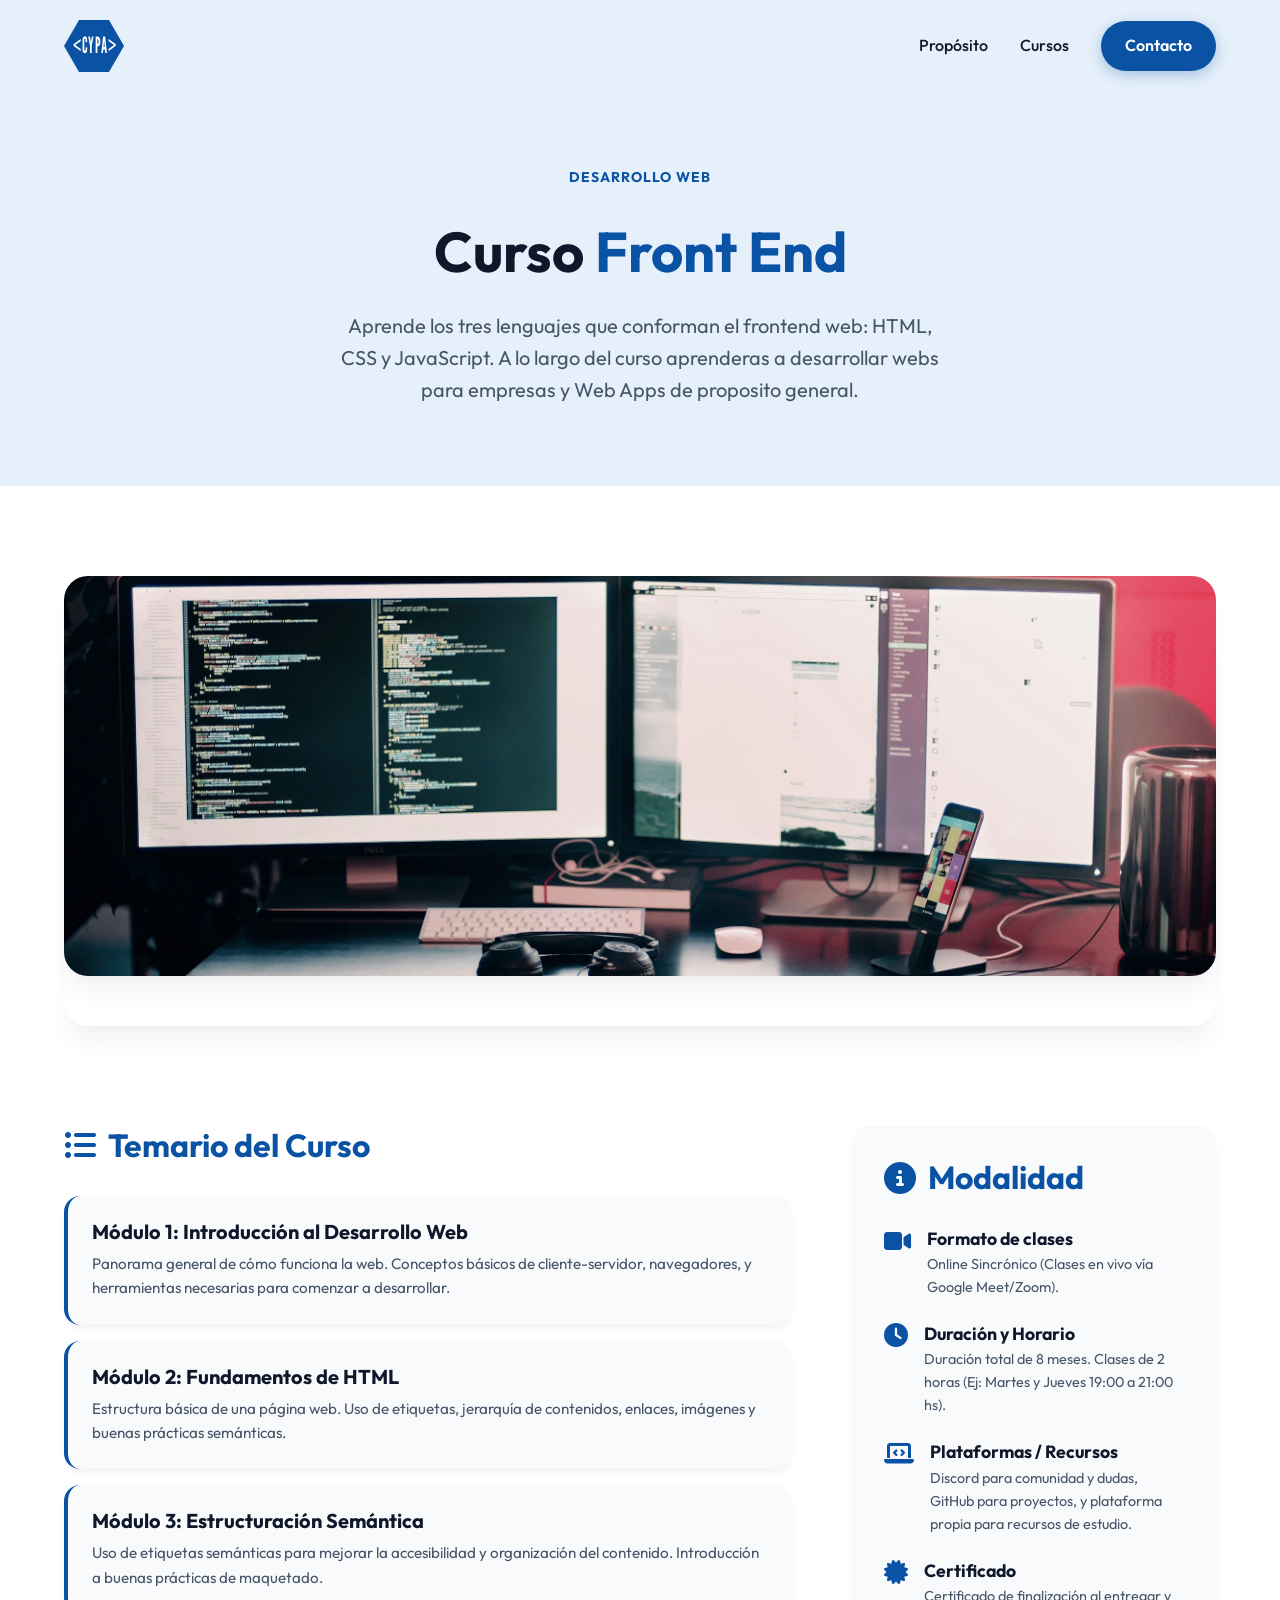
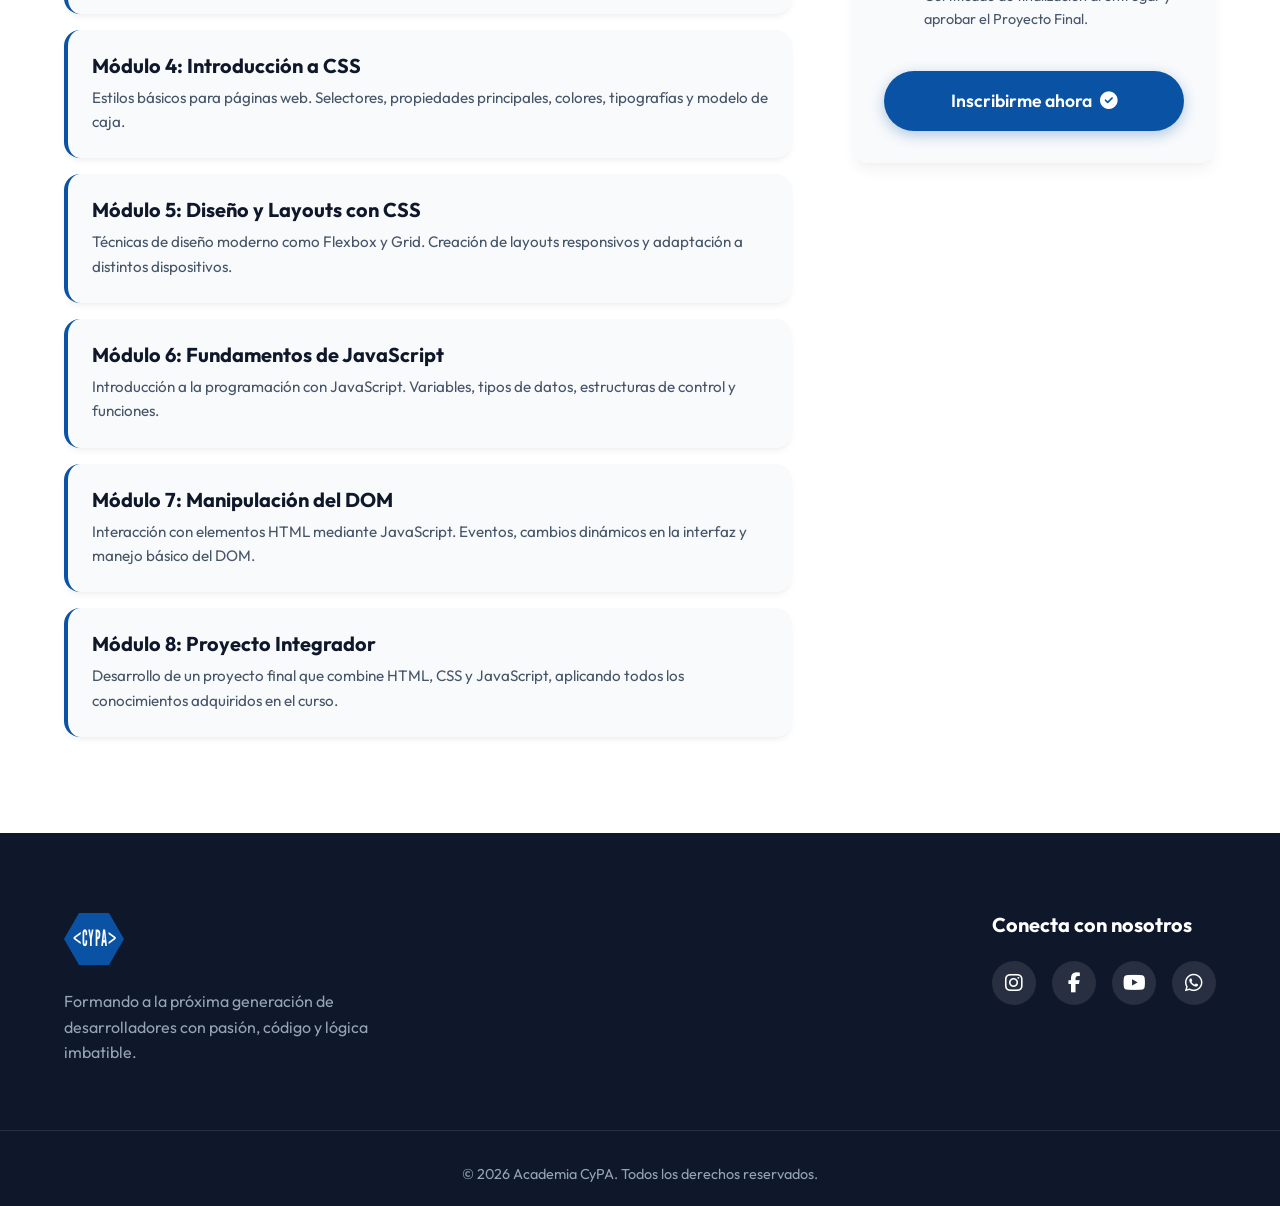
<file: curso-web.html>
<!DOCTYPE html>
<html lang="es">
<head>
    <meta charset="UTF-8">
    <meta name="viewport" content="width=device-width, initial-scale=1.0">
    <title>Curso Web | Academia CyPA</title>
    <meta name="description" content="Curso completo de Python en Academia CyPA. Aprende desde las bases hasta aplicaciones avanzadas.">
    <link rel="preconnect" href="https://fonts.googleapis.com">
    <link rel="preconnect" href="https://fonts.gstatic.com" crossorigin>
    <link href="https://fonts.googleapis.com/css2?family=League+Gothic&family=Outfit:wght@300;400;500;600;700;800&display=swap" rel="stylesheet">
    <link rel="stylesheet" href="https://cdnjs.cloudflare.com/ajax/libs/font-awesome/6.4.0/css/all.min.css">
    <link rel="stylesheet" href="styles.css">
    <link rel="shortcut icon" href="media/favicon.ico"/>
    <style>
        /* Estilos específicos para la página de curso */
        .curso-header {
            padding: 160px 0 80px;
            background-color: var(--cypa-blue-light);
            text-align: center;
        }
        
        .curso-header h1 {
            font-size: 3.5rem;
            margin-bottom: 24px;
        }

        .curso-hero-image {
            width: 100%;
            height: 400px;
            object-fit: cover;
            border-radius: var(--radius-lg);
            margin-bottom: 100px;
            position: relative;
            z-index: 10;
            box-shadow: var(--shadow-lg);
            background-color: var(--surface-color); /* Fallback si no hay imagen */
            display: flex;
            align-items: center;
            justify-content: center;
        }

        /* Contenedor del placeholder de imagen */
        .placeholder-image {
            color: var(--cypa-blue);
            font-size: 4rem;
            opacity: 0.5;
            display: flex;
            flex-direction: column;
            align-items: center;
            gap: 16px;
        }
        .placeholder-image span {
            font-size: 1.2rem;
            font-weight: 500;
        }

        .curso-content {
            padding: 140px 0 80px;
            background-color: var(--surface-color);
        }

        .curso-grid {
            display: grid;
            grid-template-columns: 2fr 1fr;
            gap: 60px;
        }

        .temario-section h2, .modalidad-section h2 {
            font-size: 2rem;
            margin-bottom: 32px;
            color: var(--cypa-blue);
            display: flex;
            align-items: center;
            gap: 12px;
        }

        .temario-list {
            list-style: none;
        }

        .temario-item {
            background-color: var(--bg-color);
            border-radius: var(--radius-md);
            padding: 24px;
            margin-bottom: 16px;
            box-shadow: var(--shadow-sm);
            border-left: 4px solid var(--cypa-blue);
        }

        .temario-item h3 {
            font-size: 1.25rem;
            margin-bottom: 8px;
        }

        .temario-item p {
            color: var(--text-secondary);
            font-size: 0.95rem;
        }

        .modalidad-card {
            background-color: var(--bg-color);
            border-radius: var(--radius-md);
            padding: 32px;
            box-shadow: var(--shadow-md);
            position: sticky;
            top: 100px;
        }

        .info-row {
            display: flex;
            align-items: flex-start;
            gap: 16px;
            margin-bottom: 24px;
        }

        .info-icon {
            color: var(--cypa-blue);
            font-size: 1.5rem;
            width: 32px;
            text-align: center;
        }

        .info-text h4 {
            margin-bottom: 4px;
            font-size: 1.1rem;
        }

        .info-text p {
            color: var(--text-secondary);
            font-size: 0.9rem;
        }

        .enroll-btn {
            width: 100%;
            margin-top: 16px;
            font-size: 1.1rem;
            padding: 16px;
        }

        /* Responsive */
        @media (max-width: 968px) {
            .curso-grid {
                grid-template-columns: 1fr;
            }
            .curso-hero-image {
                height: 300px;
            }
        }
    </style>
</head>
<body>
    <!-- Navbar -->
    <header class="navbar" id="navbar">
        <div class="container nav-content">
            <a href="index.html" class="logo">
                <div class="logo-hexagon small">
                    <span>&lt;CYPA&gt;</span>
                </div>
            </a>
            <nav class="nav-links" id="navLinks">
                <a href="index.html#proposito">Propósito</a>
                <a href="index.html#cursos">Cursos</a>
                <a href="index.html#contacto" class="btn btn-primary">Contacto</a>
            </nav>
            <button class="mobile-menu-btn" id="mobileMenuBtn" aria-label="Abrir menú">
                <i class="fas fa-bars"></i>
            </button>
        </div>
    </header>

    <!-- Curso Header -->
    <section class="curso-header">
        <div class="container">
            <div class="badge fade-in-up">Desarrollo Web</div>
            <h1 class="fade-in-up delay-1">Curso <span class="highlight">Front End</span></h1>
            <p class="fade-in-up delay-2" style="font-size: 1.25rem; color: var(--text-secondary); max-width: 600px; margin: 0 auto;">Aprende los tres lenguajes que conforman el frontend web: HTML, CSS y JavaScript. A lo largo del curso aprenderas a desarrollar webs para empresas y Web Apps de proposito general.</p>

        </div>
    </section>

    <!-- Content Section -->
    <section class="curso-content">
        <div class="container">
            <!-- Imagen Hero -->
            <!-- Cuando tengas tu imagen, reemplaza el div "placeholder-image" con tu etiqueta <img> -->
            <!-- Ejemplo: <img src="media/curso-python.jpg" alt="Curso de Python" class="curso-hero-image fade-in-up delay-3"> -->
            <div class="curso-hero-image fade-in-up delay-3">
                <!-- <div class="placeholder-image">
                    <i class="fab fa-python"></i>
                    <span>Imagen representativa del curso (media/curso-python.jpg)</span>
                </div> -->
                <img src="media/curso-web.jpg" alt="Curso de Python" class="curso-hero-image fade-in-up delay-3">
            </div>

            <div class="curso-grid">
                <!-- Temario -->
                <div class="temario-section fade-in-up">
                    <h2><i class="fas fa-list-ul"></i> Temario del Curso</h2>
                    <ul class="temario-list">
                        <li class="temario-item">
                            <h3>Módulo 1: Introducción al Desarrollo Web</h3>
                            <p>Panorama general de cómo funciona la web. Conceptos básicos de cliente-servidor, navegadores, y herramientas necesarias para comenzar a desarrollar.</p>
                        </li>
                        <li class="temario-item">
                            <h3>Módulo 2: Fundamentos de HTML</h3>
                            <p>Estructura básica de una página web. Uso de etiquetas, jerarquía de contenidos, enlaces, imágenes y buenas prácticas semánticas.</p>
                        </li>
                        <li class="temario-item">
                            <h3>Módulo 3: Estructuración Semántica</h3>
                            <p>Uso de etiquetas semánticas para mejorar la accesibilidad y organización del contenido. Introducción a buenas prácticas de maquetado.</p>
                        </li>
                        <li class="temario-item">
                            <h3>Módulo 4: Introducción a CSS</h3>
                            <p>Estilos básicos para páginas web. Selectores, propiedades principales, colores, tipografías y modelo de caja.</p>
                        </li>
                        <li class="temario-item">
                            <h3>Módulo 5: Diseño y Layouts con CSS</h3>
                            <p>Técnicas de diseño moderno como Flexbox y Grid. Creación de layouts responsivos y adaptación a distintos dispositivos.</p>
                        </li>
                        <li class="temario-item">
                            <h3>Módulo 6: Fundamentos de JavaScript</h3>
                            <p>Introducción a la programación con JavaScript. Variables, tipos de datos, estructuras de control y funciones.</p>
                        </li>
                        <li class="temario-item">
                            <h3>Módulo 7: Manipulación del DOM</h3>
                            <p>Interacción con elementos HTML mediante JavaScript. Eventos, cambios dinámicos en la interfaz y manejo básico del DOM.</p>
                        </li>
                        <li class="temario-item">
                            <h3>Módulo 8: Proyecto Integrador</h3>
                            <p>Desarrollo de un proyecto final que combine HTML, CSS y JavaScript, aplicando todos los conocimientos adquiridos en el curso.</p>
                        </li>                                                
                    </ul>
                </div>

                <!-- Modalidad -->
                <div class="modalidad-section fade-in-up delay-2">
                    <div class="modalidad-card">
                        <h2><i class="fas fa-info-circle"></i> Modalidad</h2>
                        
                        <div class="info-row">
                            <i class="fas fa-video info-icon"></i>
                            <div class="info-text">
                                <h4>Formato de clases</h4>
                                <p>Online Sincrónico (Clases en vivo vía Google Meet/Zoom).</p>
                            </div>
                        </div>

                        <div class="info-row">
                            <i class="fas fa-clock info-icon"></i>
                            <div class="info-text">
                                <h4>Duración y Horario</h4>
                                <p>Duración total de 8 meses. Clases de 2 horas (Ej: Martes y Jueves 19:00 a 21:00 hs).</p>
                            </div>
                        </div>

                        <div class="info-row">
                            <i class="fas fa-laptop-code info-icon"></i>
                            <div class="info-text">
                                <h4>Plataformas / Recursos</h4>
                                <p>Discord para comunidad y dudas, GitHub para proyectos, y plataforma propia para recursos de estudio.</p>
                            </div>
                        </div>

                        <div class="info-row">
                            <i class="fas fa-certificate info-icon"></i>
                            <div class="info-text">
                                <h4>Certificado</h4>
                                <p>Certificado de finalización al entregar y aprobar el Proyecto Final.</p>
                            </div>
                        </div>

                        <a href="#contacto" class="btn btn-primary enroll-btn">Inscribirme ahora <i class="fas fa-check-circle"></i></a>
                    </div>
                </div>
            </div>
        </div>
    </section>

    <!-- Footer Start -->
    <footer id="contacto" class="footer" style="margin-top: 0;">
        <div class="container footer-content">
            <div class="footer-brand">
                <div class="logo-hexagon small">
                    <span>&lt;CYPA&gt;</span>
                </div>
                <p>Formando a la próxima generación de desarrolladores con pasión, código y lógica imbatible.</p>
            </div>
            
            <div class="footer-socials">
                <h4>Conecta con nosotros</h4>
                <div class="social-links">
                    <a href="https://www.instagram.com/grupocypa/" class="social-btn" aria-label="Instagram"><i class="fab fa-instagram"></i></a>
                    <a href="https://www.facebook.com/academiacypa" class="social-btn" aria-label="Facebook"><i class="fab fa-facebook-f"></i></a>
                    <a href="https://www.youtube.com/@academiacypa" class="social-btn" aria-label="YouTube"><i class="fab fa-youtube"></i></a>
                    <a href="https://wa.me/5493412843915?text=Hola!%20Quiero%20conocer%20mas%20sobre%20horarios,%20cursos%20y%20clases." class="social-btn" aria-label="WhatsApp"><i class="fab fa-whatsapp"></i></a>
                </div>
            </div>
        </div>
        <div class="footer-bottom">
            <p>&copy; 2026 Academia CyPA. Todos los derechos reservados.</p>
        </div>
    </footer>

    <script src="script.js"></script>
</body>
</html>
</file>
<file: styles.css>
/* 
  Estilos principales de Academia CyPA
  Esquema de color basado en logo Azul (#004aa8 aprox)
*/

:root {
  /* Colors */
  --cypa-blue: #0A52A3; /* Color principal extraído del logo */
  --cypa-blue-dark: #053b7a;
  --cypa-blue-light: #e6f0fa;
  --cypa-accent: #3b82f6;
  
  --bg-color: #f8fafc;
  --surface-color: #ffffff;
  
  --text-primary: #0f172a;
  --text-secondary: #475569;
  --text-light: #94a3b8;
  
  /* Radii */
  --radius-sm: 8px;
  --radius-md: 16px;
  --radius-lg: 24px;
  
  /* Shadows */
  --shadow-sm: 0 4px 6px -1px rgba(0, 0, 0, 0.05), 0 2px 4px -1px rgba(0, 0, 0, 0.03);
  --shadow-md: 0 10px 15px -3px rgba(0, 0, 0, 0.05), 0 4px 6px -2px rgba(0, 0, 0, 0.025);
  --shadow-lg: 0 20px 25px -5px rgba(0, 0, 0, 0.05), 0 10px 10px -5px rgba(0, 0, 0, 0.02);
  --shadow-glow: 0 0 25px rgba(10, 82, 163, 0.15);
  
  /* Transitions */
  --transition-fast: 0.2s ease;
  --transition-normal: 0.3s cubic-bezier(0.4, 0, 0.2, 1);
  --transition-slow: 0.5s cubic-bezier(0.4, 0, 0.2, 1);
}

/* Reset & Base */
* {
  margin: 0;
  padding: 0;
  box-sizing: border-box;
}

html {
  scroll-behavior: smooth;
}

body {
  font-family: 'Outfit', sans-serif;
  background-color: var(--bg-color);
  color: var(--text-primary);
  line-height: 1.6;
  overflow-x: hidden;
}

.container {
  width: 100%;
  max-width: 1200px;
  margin: 0 auto;
  padding: 0 24px;
}

/* Typography */
h1, h2, h3, h4 {
  font-weight: 700;
  line-height: 1.2;
  color: var(--text-primary);
}

.highlight {
  color: var(--cypa-blue);
  position: relative;
  display: inline-block;
}

.highlight::after {
  content: '';
  position: absolute;
  bottom: 2px;
  left: 0;
  width: 100%;
  height: 8px;
  background-color: var(--cypa-blue-light);
  z-index: -1;
  border-radius: 4px;
}

/* Buttons */
.btn {
  display: inline-flex;
  align-items: center;
  justify-content: center;
  gap: 8px;
  padding: 12px 24px;
  border-radius: 50px;
  font-weight: 600;
  text-decoration: none;
  transition: var(--transition-normal);
  cursor: pointer;
  border: none;
}

.btn-primary {
  background-color: var(--cypa-blue);
  color: white;
  box-shadow: 0 4px 14px rgba(10, 82, 163, 0.3);
}

.btn-primary:hover {
  background-color: var(--cypa-blue-dark);
  transform: translateY(-2px);
  box-shadow: 0 6px 20px rgba(10, 82, 163, 0.4);
}

.btn-lg {
  padding: 16px 32px;
  font-size: 1.1rem;
}

/* Logo CSS Shape (Hexagon) */
.logo-hexagon {
  background-color: var(--cypa-blue);
  width: 50px;
  height: 44px;
  position: relative;
  display: flex;
  align-items: center;
  justify-content: center;
  clip-path: polygon(25% 0%, 75% 0%, 100% 50%, 75% 100%, 25% 100%, 0% 50%);
  color: white;
  font-family: 'League Gothic', sans-serif;
  font-weight: normal;
  font-size: 20px; /* League Gothic suele verse más pequeña que Impact */
  letter-spacing: 0.5px;
  transition: var(--transition-normal);
}

.logo-hexagon span {
  position: relative;
  z-index: 2;
  transform: scaleY(1.4); /* Estira la fuente verticalmente */
  display: inline-block; /* Necesario para que funcione el transform */
}

.logo-hexagon.small {
  width: 60px;
  height: 52px;
  font-size: 16px;
}

.logo:hover .logo-hexagon {
  transform: scale(1.05) rotate(5deg);
}

/* Navbar */
.navbar {
  position: fixed;
  top: 0;
  left: 0;
  width: 100%;
  padding: 20px 0;
  z-index: 1000;
  transition: var(--transition-normal);
  background: transparent;
}

.navbar.scrolled {
  background: rgba(255, 255, 255, 0.9);
  backdrop-filter: blur(10px);
  padding: 12px 0;
  box-shadow: var(--shadow-sm);
}

.nav-content {
  display: flex;
  justify-content: space-between;
  align-items: center;
}

.logo {
  text-decoration: none;
}

.nav-links {
  display: flex;
  align-items: center;
  gap: 32px;
}

.nav-links a:not(.btn) {
  text-decoration: none;
  color: var(--text-primary);
  font-weight: 500;
  font-size: 1rem;
  transition: var(--transition-fast);
  position: relative;
}

.nav-links a:not(.btn):hover {
  color: var(--cypa-blue);
}

.nav-links a:not(.btn)::after {
  content: '';
  position: absolute;
  width: 0;
  height: 2px;
  bottom: -4px;
  left: 0;
  background-color: var(--cypa-blue);
  transition: var(--transition-normal);
}

.nav-links a:not(.btn):hover::after {
  width: 100%;
}

.mobile-menu-btn {
  display: none;
  background: none;
  border: none;
  font-size: 24px;
  color: var(--text-primary);
  cursor: pointer;
}

/* Hero Section */
.hero {
  position: relative;
  padding: 160px 0 100px;
  min-height: 100vh;
  display: flex;
  align-items: center;
  overflow: hidden;
}

.hero-bg-shapes {
  position: absolute;
  top: 0;
  left: 0;
  width: 100%;
  height: 100%;
  z-index: -1;
  overflow: hidden;
}

.shape {
  position: absolute;
  border-radius: 50%;
  filter: blur(80px);
  opacity: 0.5;
  z-index: -1;
}

.shape-1 {
  width: 500px;
  height: 500px;
  background: var(--cypa-blue-light);
  top: -100px;
  right: -100px;
}

.shape-2 {
  width: 400px;
  height: 400px;
  background: rgba(59, 130, 246, 0.1);
  bottom: -50px;
  left: -150px;
}

.hero-content {
  display: grid;
  grid-template-columns: 1fr 1fr;
  gap: 60px;
  align-items: center;
}

.badge {
  display: inline-block;
  padding: 6px 16px;
  background: var(--cypa-blue-light);
  color: var(--cypa-blue);
  border-radius: 20px;
  font-size: 0.875rem;
  font-weight: 700;
  letter-spacing: 1px;
  text-transform: uppercase;
  margin-bottom: 24px;
}

.hero-text h1 {
  font-size: 4rem;
  margin-bottom: 24px;
  letter-spacing: -1px;
}

.hero-text p {
  font-size: 1.25rem;
  color: var(--text-secondary);
  margin-bottom: 40px;
  max-width: 540px;
}

.brand-text {
  color: var(--cypa-blue);
}

/* Code Window (Hero Visual) */
.code-window {
  background: #1e1e1e;
  border-radius: var(--radius-md);
  box-shadow: var(--shadow-lg), var(--shadow-glow);
  overflow: hidden;
  transform: perspective(1000px) rotateY(-5deg) rotateX(5deg);
  transition: var(--transition-slow);
  border: 1px solid rgba(255,255,255,0.1);
}

.code-window:hover {
  transform: perspective(1000px) rotateY(0deg) rotateX(0deg);
  box-shadow: var(--shadow-lg), 0 0 40px rgba(10, 82, 163, 0.3);
}

.window-header {
  background: #2d2d2d;
  padding: 12px 16px;
  display: flex;
  align-items: center;
  gap: 8px;
  border-bottom: 1px solid #3d3d3d;
}

.dot {
  width: 12px;
  height: 12px;
  border-radius: 50%;
}

.dot.red { background: #ff5f56; }
.dot.yellow { background: #ffbd2e; }
.dot.green { background: #27c93f; }

.window-title {
  color: #8c8c8c;
  font-size: 0.8rem;
  font-family: monospace;
  margin-left: auto;
  margin-right: auto;
  transform: translateX(-24px); /* exact dead center fix */
}

.window-body {
  padding: 24px;
  overflow-x: auto;
}

.window-body pre {
  margin: 0;
  font-family: 'Fira Code', 'Courier New', Courier, monospace;
  font-size: 0.95rem;
  line-height: 1.5;
  color: #d4d4d4;
}

/* Syntax Highlighting Fake */
.keyword { color: #569cd6; }
.class { color: #4ec9b0; }
.method { color: #dcdcaa; }
.variable { color: #9cdcfe; }
.string { color: #ce9178; }
.comment { color: #6a9955; font-style: italic; }

/* Cursos Section */
.seccion-cursos {
  padding: 120px 0;
  background-color: var(--surface-color);
  position: relative;
}

.section-header {
  text-align: center;
  max-width: 600px;
  margin: 0 auto 64px;
}

.section-header h2 {
  font-size: 2.5rem;
  margin-bottom: 16px;
}

.section-header p {
  color: var(--text-secondary);
  font-size: 1.1rem;
}

.cards-grid {
  display: grid;
  grid-template-columns: repeat(auto-fit, minmax(320px, 1fr));
  gap: 32px;
}

.curso-card {
  position: relative;
  background: var(--surface-color);
  border-radius: var(--radius-lg);
  padding: 40px 32px;
  border: 1px solid rgba(0,0,0,0.05);
  box-shadow: var(--shadow-sm);
  transition: var(--transition-normal);
  z-index: 1;
  overflow: hidden;
  display: flex;
  flex-direction: column;
}

.curso-card:hover {
  transform: translateY(-8px);
  box-shadow: var(--shadow-lg);
  border-color: rgba(10, 82, 163, 0.1);
}

.card-glow {
  position: absolute;
  top: 0;
  left: 0;
  width: 100%;
  height: 100%;
  background: radial-gradient(circle at top right, rgba(10, 82, 163, 0.05), transparent 60%);
  z-index: -1;
  opacity: 0;
  transition: var(--transition-normal);
}

.curso-card:hover .card-glow {
  opacity: 1;
}

.card-icon {
  width: 64px;
  height: 64px;
  border-radius: var(--radius-md);
  display: flex;
  align-items: center;
  justify-content: center;
  font-size: 32px;
  margin-bottom: 24px;
  transition: var(--transition-normal);
}

.python-icon { background-color: #f0f7ff; color: #3b82f6; }
.web-icon { background-color: #fdf4ff; color: #d946ef; }
.algo-icon { background-color: #f0fdf4; color: #22c55e; }

.curso-card:hover .card-icon {
  transform: scale(1.1) rotate(5deg);
}

.card-content h3 {
  font-size: 1.5rem;
  margin-bottom: 16px;
}

.card-content p {
  color: var(--text-secondary);
  margin-bottom: 32px;
  flex-grow: 1;
}

.card-link {
  display: inline-flex;
  align-items: center;
  gap: 8px;
  color: var(--cypa-blue);
  font-weight: 600;
  text-decoration: none;
  font-size: 1rem;
  transition: var(--transition-fast);
  margin-top: auto;
}

.card-link:hover {
  color: var(--cypa-blue-dark);
  gap: 12px;
}

/* Footer Section */
.footer {
  background-color: var(--text-primary);
  color: white;
  padding: 80px 0 20px;
}

.footer-content {
  display: grid;
  grid-template-columns: 1fr auto;
  gap: 64px;
  margin-bottom: 64px;
}

.footer-brand p {
  color: var(--text-light);
  margin-top: 24px;
  max-width: 320px;
}

.footer-socials h4 {
  color: white;
  margin-bottom: 24px;
  font-size: 1.25rem;
}

.social-links {
  display: flex;
  gap: 16px;
}

.social-btn {
  width: 44px;
  height: 44px;
  border-radius: 50%;
  background-color: rgba(255,255,255,0.1);
  color: white;
  display: flex;
  align-items: center;
  justify-content: center;
  font-size: 20px;
  text-decoration: none;
  transition: var(--transition-fast);
}

.social-btn:hover {
  background-color: var(--cypa-blue);
  transform: translateY(-4px);
}

.footer-bottom {
  text-align: center;
  padding-top: 32px;
  border-top: 1px solid rgba(255,255,255,0.1);
  color: var(--text-light);
  font-size: 0.9rem;
}

/* Animations */
.fade-in {
  animation: fadeIn 1s cubic-bezier(0.4, 0, 0.2, 1) forwards;
  opacity: 0;
}

.fade-in-up {
  animation: fadeInUp 1s cubic-bezier(0.4, 0, 0.2, 1) forwards;
  opacity: 0;
  transform: translateY(30px);
}

.delay-1 { animation-delay: 0.1s; }
.delay-2 { animation-delay: 0.2s; }
.delay-3 { animation-delay: 0.3s; }

@keyframes fadeIn {
  to { opacity: 1; }
}

@keyframes fadeInUp {
  to {
    opacity: 1;
    transform: translateY(0);
  }
}

/* Responsive */
@media (max-width: 968px) {
  .hero-content {
    grid-template-columns: 1fr;
    text-align: center;
  }
  
  .badge { margin: 0 auto 24px; }
  
  .hero-text p {
    margin: 0 auto 40px;
  }
  
  .hero-visual {
    margin-top: 40px;
    max-width: 600px;
    margin-inline: auto;
  }
  
  .code-window {
    transform: none;
  }
  .code-window:hover {
    transform: translateY(-10px);
  }
  
  .footer-content {
    grid-template-columns: 1fr;
    text-align: center;
    gap: 40px;
  }
  
  .footer-brand p {
    margin: 24px auto 0;
  }
  
  .social-links {
    justify-content: center;
  }
  
  .logo-hexagon.small {
    margin: 0 auto;
  }
}

@media (max-width: 768px) {
  .nav-links {
    position: fixed;
    top: 0;
    right: -100%;
    width: 280px;
    height: 100vh;
    background-color: var(--surface-color);
    flex-direction: column;
    justify-content: center;
    box-shadow: -10px 0 20px rgba(0,0,0,0.05);
    transition: var(--transition-normal);
    z-index: 999;
  }
  
  .nav-links.active {
    right: 0;
  }
  
  .mobile-menu-btn {
    display: block;
    z-index: 1000;
  }
  
  .hero-text h1 {
    font-size: 3rem;
  }
}
</file>
